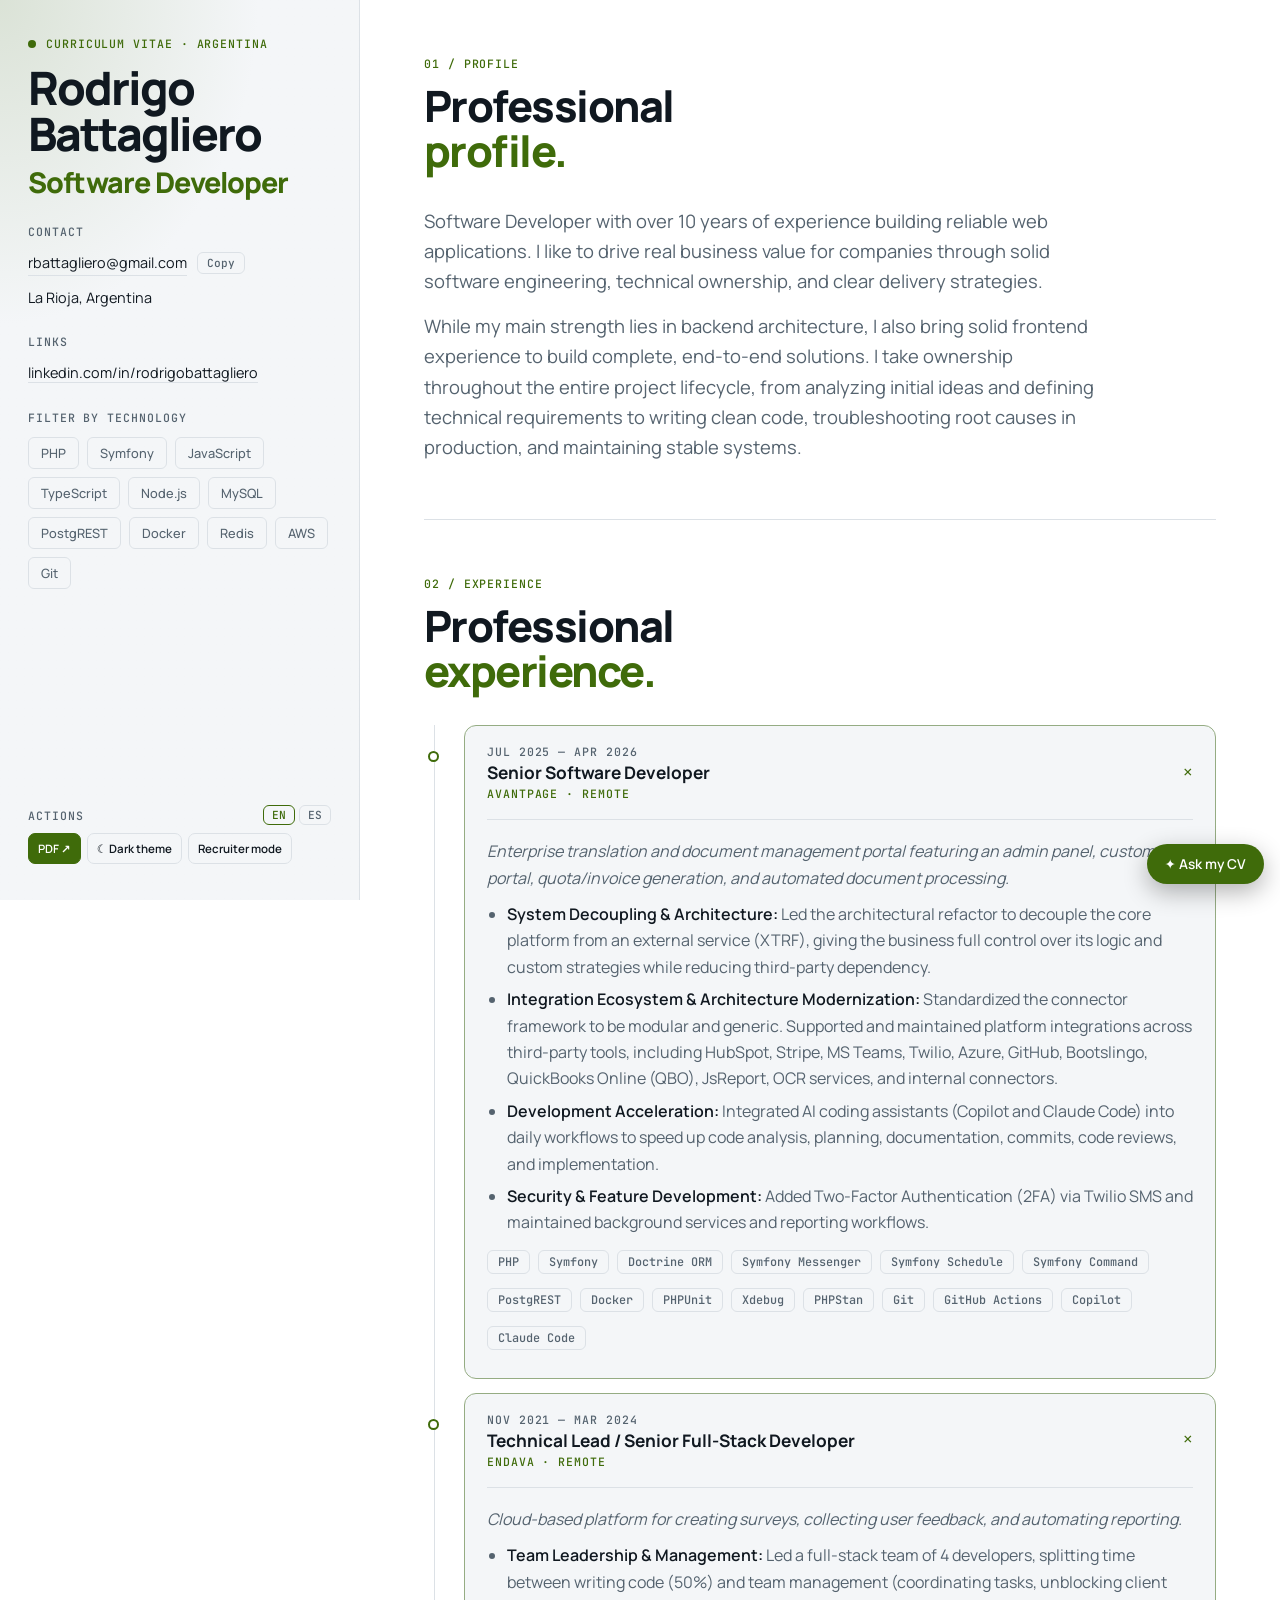
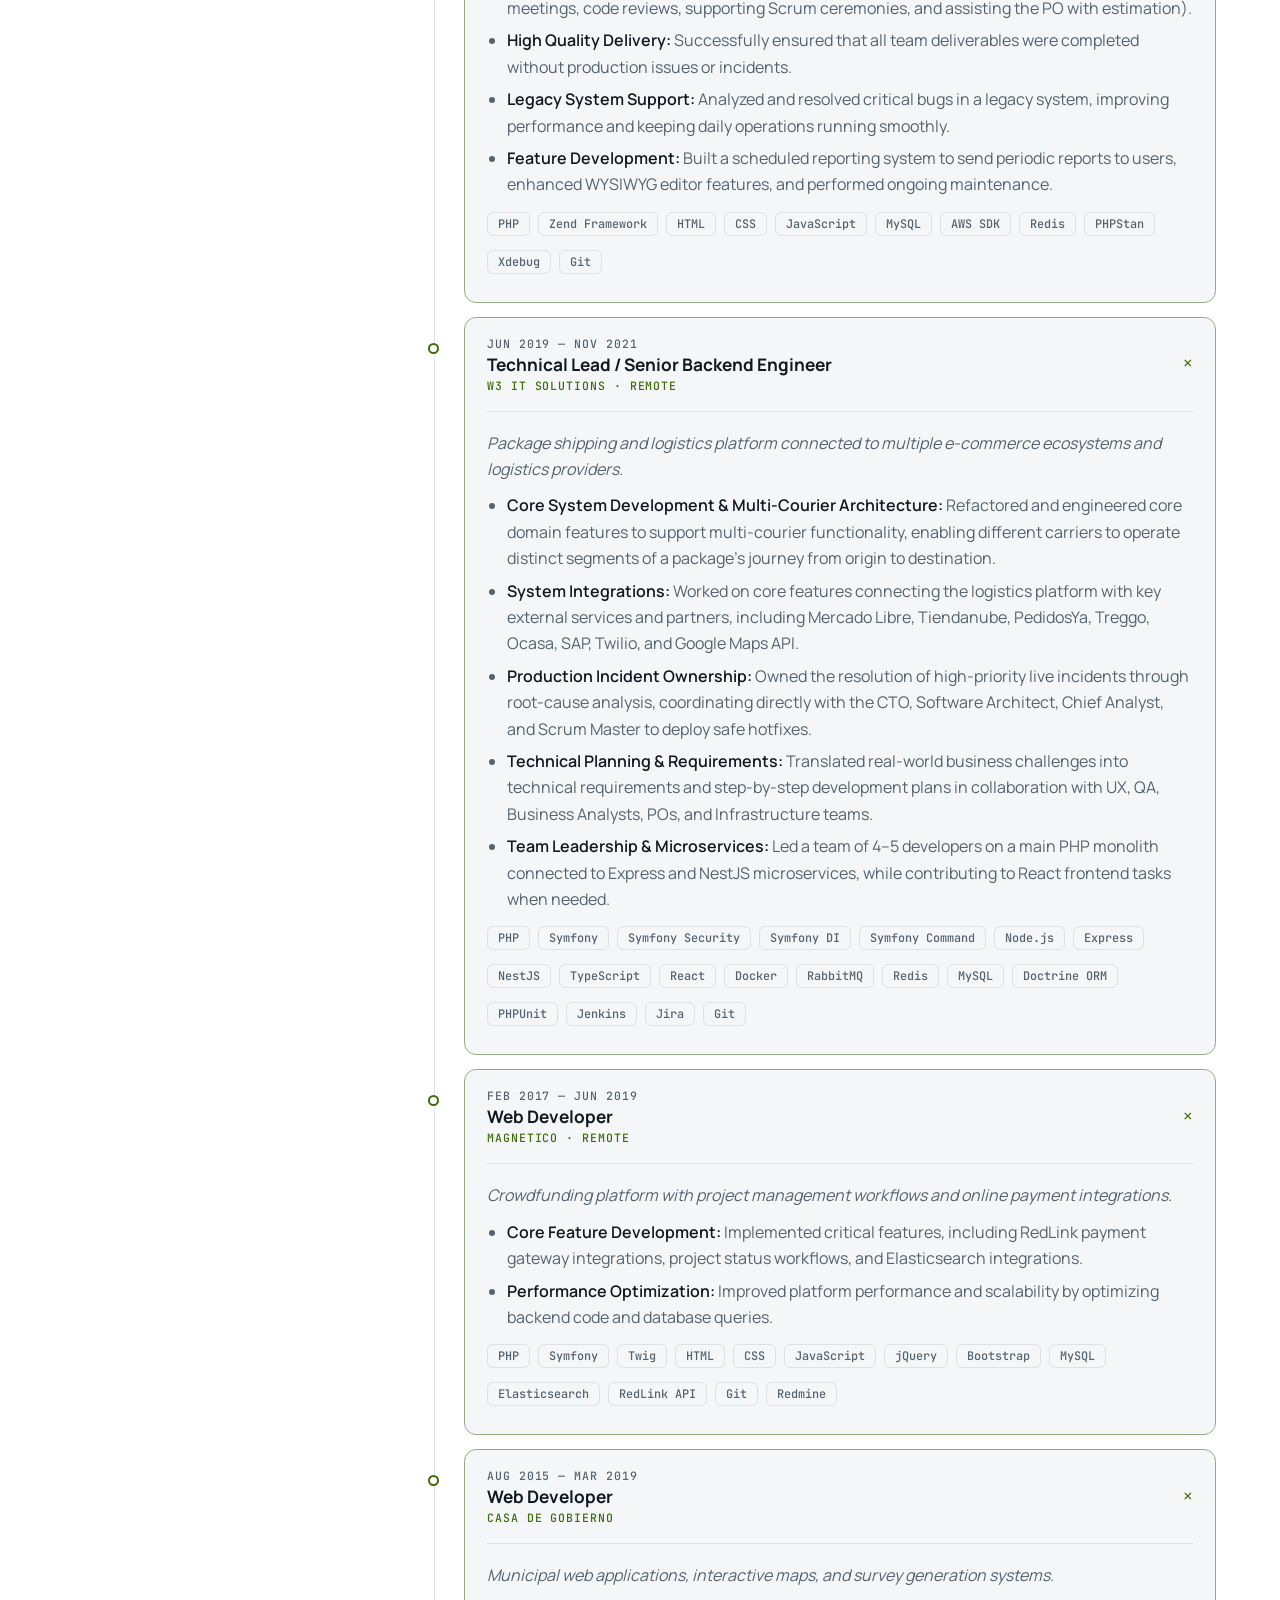
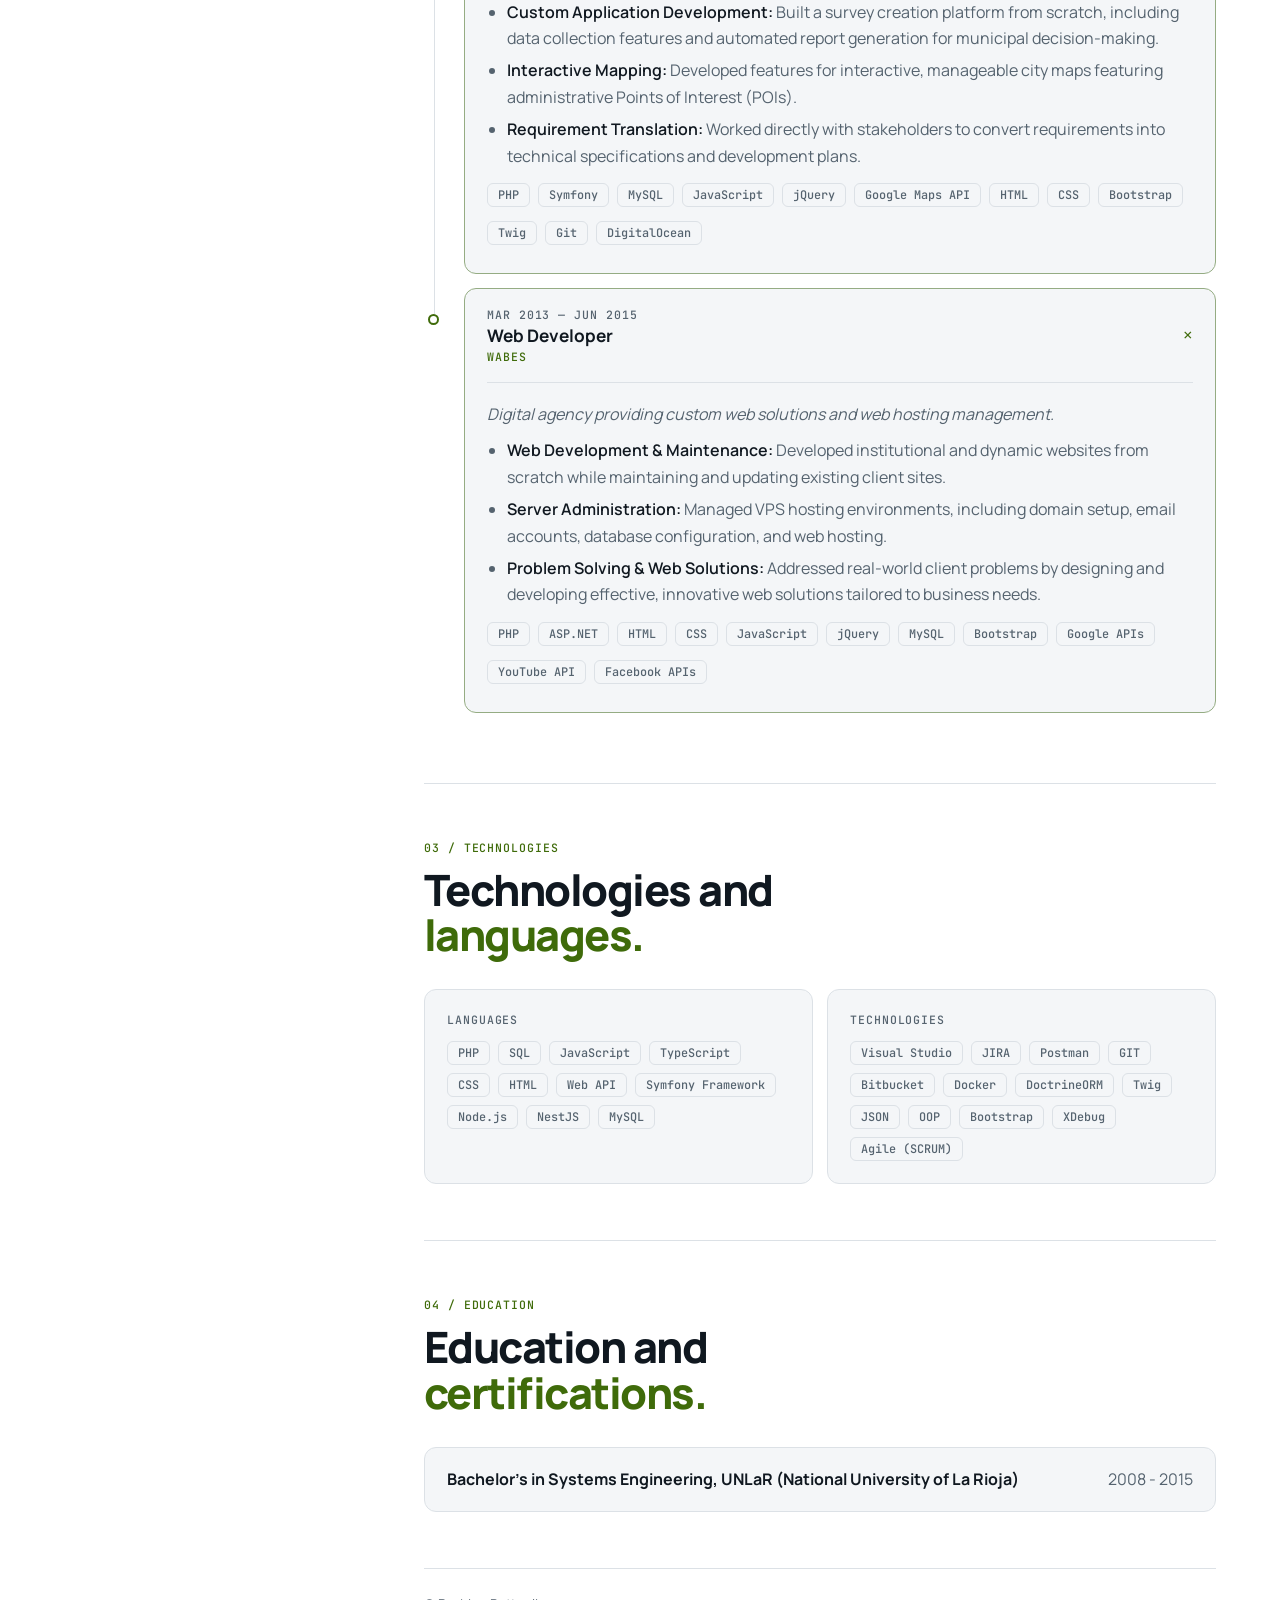
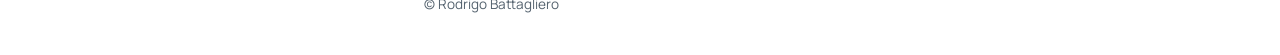
<file: public/index.html>
<!doctype html>
<html lang="en">
  <head>
    <meta charset="utf-8" />
    <meta
      name="viewport"
      content="width=device-width, initial-scale=1, viewport-fit=cover"
    />
    <link rel="preconnect" href="https://fonts.googleapis.com" />
    <link
      href="https://fonts.googleapis.com/css2?family=JetBrains+Mono:wght@400;500&family=Manrope:wght@400;500;600;800&display=swap"
      rel="stylesheet"
    />
    <title>Rodrigo Battagliero · Software Developer</title>
    <meta
      name="description"
      content="Rodrigo Battagliero, software developer from La Rioja, Argentina, with over 10 years of experience in web development. PHP, Symfony, technical leadership and agile methodologies."
    />
    <meta
      name="keywords"
      content="Rodrigo Battagliero, software developer, technical lead, PHP, Symfony, Doctrine, Node.js, TypeScript, React, Docker, backend, web development, Scrum, La Rioja, Argentina, resume, CV"
    />
    <meta name="author" content="Rodrigo Battagliero" />
    <meta
      name="robots"
      content="index, follow, max-snippet:-1, max-image-preview:large, max-video-preview:-1"
    />
    <meta name="theme-color" content="#0E161C" />
    <link rel="canonical" href="https://rodrigo-battagliero.pages.dev/" />
    <link
      rel="alternate"
      hreflang="en"
      href="https://rodrigo-battagliero.pages.dev/"
    />
    <link
      rel="alternate"
      hreflang="es"
      href="https://rodrigo-battagliero.pages.dev/es/"
    />
    <link
      rel="alternate"
      hreflang="x-default"
      href="https://rodrigo-battagliero.pages.dev/"
    />
    <meta property="og:type" content="profile" />
    <meta property="og:url" content="https://rodrigo-battagliero.pages.dev/" />
    <meta
      property="og:title"
      content="Rodrigo Battagliero · Software Developer"
    />
    <meta
      property="og:description"
      content="Rodrigo Battagliero, software developer from La Rioja, Argentina, with over 10 years of experience in web development. PHP, Symfony, technical leadership and agile methodologies."
    />
    <meta property="og:locale" content="en_US" />
    <meta property="og:locale:alternate" content="es_AR" />
    <meta property="og:site_name" content="rodrigo-battagliero.pages.dev" />
    <meta property="og:image" content="https://rodrigo-battagliero.pages.dev/og.png" />
    <meta property="og:image:width" content="1200" />
    <meta property="og:image:height" content="627" />
    <meta property="og:image:type" content="image/png" />
    <meta property="og:image:alt" content="Rodrigo Battagliero · Software Developer" />
    <meta property="profile:first_name" content="Rodrigo" />
    <meta property="profile:last_name" content="Battagliero" />
    <meta name="twitter:card" content="summary_large_image" />
    <meta
      name="twitter:title"
      content="Rodrigo Battagliero · Software Developer"
    />
    <meta
      name="twitter:description"
      content="Rodrigo Battagliero, software developer from La Rioja, Argentina, with over 10 years of experience in web development. PHP, Symfony, technical leadership and agile methodologies."
    />
    <meta
      name="twitter:image"
      content="https://rodrigo-battagliero.pages.dev/og.png"
    />
    <meta
      name="twitter:image:alt"
      content="Rodrigo Battagliero · Software Developer"
    />
    <script type="application/ld+json">
      {
        "@context": "https://schema.org",
        "@type": "ProfilePage",
        "inLanguage": "en",
        "mainEntity": {
          "@type": "Person",
          "name": "Rodrigo Battagliero",
          "givenName": "Rodrigo",
          "familyName": "Battagliero",
          "jobTitle": "Software Developer",
          "description": "Software Developer with over 10 years of experience building reliable web applications. I like to drive real business value for companies through solid software engineering, technical ownership, and clear delivery strategies.",
          "email": "mailto:rbattagliero@gmail.com",
          "address": {
            "@type": "PostalAddress",
            "addressRegion": "La Rioja",
            "addressCountry": "AR"
          },
          "sameAs": ["https://linkedin.com/in/rodrigobattagliero"],
          "alumniOf": {
            "@type": "CollegeOrUniversity",
            "name": "Universidad Nacional de La Rioja (UNLaR)"
          },
          "hasCredential": {
            "@type": "EducationalOccupationalCredential",
            "name": "Bachelor's in Systems Engineering, UNLaR (National University of La Rioja)"
          },
          "knowsAbout": [
            "PHP",
            "Symfony",
            "Doctrine ORM",
            "Symfony Messenger",
            "Symfony Schedule",
            "Symfony Command",
            "PostgREST",
            "Docker",
            "PHPUnit",
            "Xdebug",
            "PHPStan",
            "GitHub Actions",
            "Copilot",
            "Claude Code",
            "Zend Framework",
            "HTML",
            "CSS",
            "JavaScript",
            "MySQL",
            "AWS SDK",
            "Redis",
            "Symfony Security",
            "Symfony DI",
            "Node.js",
            "Express",
            "NestJS",
            "TypeScript",
            "React",
            "RabbitMQ",
            "Jenkins",
            "Jira",
            "Twig",
            "jQuery",
            "Bootstrap",
            "Elasticsearch",
            "RedLink API",
            "Git",
            "Redmine",
            "Google Maps API",
            "DigitalOcean",
            "ASP.NET",
            "Google APIs",
            "YouTube API",
            "Facebook APIs",
            "Technical leadership",
            "Agile (Scrum)"
          ]
        }
      }
    </script>
    <script>
      try {
        var d = document.documentElement,
          t = localStorage.getItem("cv-theme");
        if (t === "light" || t === "dark") d.dataset.theme = t;
        if (localStorage.getItem("cv-view") === "recruiter")
          d.dataset.view = "recruiter";
      } catch (e) {}
    </script>
    <link rel="icon" href="assets/favicon.svg" type="image/svg+xml" />
    <link rel="icon" href="assets/favicon-32.png" sizes="32x32" type="image/png" />
    <link rel="icon" href="assets/favicon-16.png" sizes="16x16" type="image/png" />
    <link rel="apple-touch-icon" href="assets/apple-touch-icon.png" />
    <link rel="manifest" href="site.webmanifest" />
    <link rel="stylesheet" href="assets/styles.css" />
  </head>
  <body>
    <div class="layout">
      <aside class="side">
        <div>
          <p class="eyebrow mono"><i></i>Curriculum vitae · Argentina</p>
          <h1>Rodrigo Battagliero <em>Software Developer</em></h1>
        </div>
        <div>
          <h2 class="mono">Contact</h2>
          <ul class="contact">
            <li>
              <a href="mailto:rbattagliero@gmail.com">rbattagliero@gmail.com</a
              ><button
                class="copy"
                type="button"
                data-copy="rbattagliero@gmail.com"
                aria-label="Copy email address"
              >
                Copy
              </button>
            </li>
            <li>La Rioja, Argentina</li>
          </ul>
        </div>
        <div>
          <h2 class="mono">Links</h2>
          <ul class="links">
            <li>
              <a
                href="https://linkedin.com/in/rodrigobattagliero"
                target="_blank"
                rel="noopener noreferrer"
                >linkedin.com/in/rodrigobattagliero</a
              >
            </li>
            <li class="print-only">
              <a href="https://rodrigo-battagliero.pages.dev/"
                >rodrigo-battagliero.pages.dev</a
              >
            </li>
          </ul>
        </div>
        <div>
          <h2 class="mono">Filter by technology</h2>
          <ul class="chips">
            <li>
              <button type="button" data-tech="PHP" aria-pressed="false">
                PHP
              </button>
            </li>
            <li>
              <button type="button" data-tech="Symfony" aria-pressed="false">
                Symfony
              </button>
            </li>
            <li>
              <button type="button" data-tech="JavaScript" aria-pressed="false">
                JavaScript
              </button>
            </li>
            <li>
              <button type="button" data-tech="TypeScript" aria-pressed="false">
                TypeScript
              </button>
            </li>
            <li>
              <button type="button" data-tech="Node.js" aria-pressed="false">
                Node.js
              </button>
            </li>
            <li>
              <button type="button" data-tech="MySQL" aria-pressed="false">
                MySQL
              </button>
            </li>
            <li>
              <button type="button" data-tech="PostgREST" aria-pressed="false">
                PostgREST
              </button>
            </li>
            <li>
              <button type="button" data-tech="Docker" aria-pressed="false">
                Docker
              </button>
            </li>
            <li>
              <button type="button" data-tech="Redis" aria-pressed="false">
                Redis
              </button>
            </li>
            <li>
              <button type="button" data-tech="AWS" aria-pressed="false">
                AWS
              </button>
            </li>
            <li>
              <button type="button" data-tech="Git" aria-pressed="false">
                Git
              </button>
            </li>
          </ul>
        </div>
        <div class="tools">
          <div class="tools-head">
            <h2 class="mono">Actions</h2>
            <nav class="lang" aria-label="Language">
              <a href="index.html" hreflang="en" lang="en" aria-current="page"
                >EN</a
              ><a href="es/index.html" hreflang="es" lang="es">ES</a>
            </nav>
          </div>
          <button
            class="btn primary"
            type="button"
            aria-label="Print or save as PDF"
            onclick="window.print()"
          >
            PDF ↗
          </button>
          <button class="btn" id="theme" type="button">☀ Light theme</button>
          <button class="btn" id="recruiter" type="button" aria-pressed="false">
            Recruiter mode
          </button>
        </div>
      </aside>
      <main>
        <p class="filterbar" id="filterbar" role="status" hidden></p>
        <section class="sec" id="profile">
          <div class="sh">
            <p class="mono">01 / Profile</p>
            <h2 class="t">Professional <em>profile.</em></h2>
          </div>
          <p class="lead">
            Software Developer with over 10 years of experience building
            reliable web applications. I like to drive real business value for
            companies through solid software engineering, technical ownership,
            and clear delivery strategies.
          </p>
          <p class="lead">
            While my main strength lies in backend architecture, I also bring
            solid frontend experience to build complete, end-to-end solutions. I
            take ownership throughout the entire project lifecycle, from
            analyzing initial ideas and defining technical requirements to
            writing clean code, troubleshooting root causes in production, and
            maintaining stable systems.
          </p>
        </section>
        <section class="sec" id="experience">
          <div class="sh">
            <p class="mono">02 / Experience</p>
            <h2 class="t">Professional <em>experience.</em></h2>
          </div>
          <div class="timeline">
            <article
              class="job f open"
              data-tech="PHP,Symfony,Doctrine ORM,Symfony Messenger,Symfony Schedule,Symfony Command,PostgREST,Docker,PHPUnit,Xdebug,PHPStan,Git,GitHub Actions,Copilot,Claude Code"
            >
              <div class="rail"></div>
              <div class="jcard">
                <div class="head">
                  <span class="d mono">Jul 2025 — Apr 2026</span>
                  <h3 class="tt">
                    <button
                      type="button"
                      class="toggle"
                      aria-expanded="true"
                      aria-controls="job-avantpage"
                    >
                      Senior Software Developer
                    </button>
                  </h3>
                  <span class="s mono"
                    ><span class="co"
                      ><a
                        href="https://www.avantpage.com"
                        target="_blank"
                        rel="noopener noreferrer"
                        >AvantPage</a
                      ></span
                    ><span class="sep"> · </span
                    ><span class="lo">Remote</span></span
                  ><span class="ic" aria-hidden="true">+</span>
                </div>
                <div class="detail" id="job-avantpage">
                  <div>
                    <p class="ov">
                      Enterprise translation and document management portal
                      featuring an admin panel, customer portal, quota/invoice
                      generation, and automated document processing.
                    </p>
                    <ul>
                      <li>
                        <strong>System Decoupling &amp; Architecture:</strong>
                        Led the architectural refactor to decouple the core
                        platform from an external service (XTRF), giving the
                        business full control over its logic and custom
                        strategies while reducing third-party dependency.
                      </li>
                      <li>
                        <strong
                          >Integration Ecosystem &amp; Architecture
                          Modernization:</strong
                        >
                        Standardized the connector framework to be modular and
                        generic. Supported and maintained platform integrations
                        across third-party tools, including HubSpot, Stripe, MS
                        Teams, Twilio, Azure, GitHub, Bootslingo, QuickBooks
                        Online (QBO), JsReport, OCR services, and internal
                        connectors.
                      </li>
                      <li>
                        <strong>Development Acceleration:</strong> Integrated AI
                        coding assistants (Copilot and Claude Code) into daily
                        workflows to speed up code analysis, planning,
                        documentation, commits, code reviews, and
                        implementation.
                      </li>
                      <li>
                        <strong>Security &amp; Feature Development:</strong>
                        Added Two-Factor Authentication (2FA) via Twilio SMS and
                        maintained background services and reporting workflows.
                      </li>
                    </ul>
                    <ul class="tags" data-label="Technologies:">
                      <li>PHP</li>
                      <li>Symfony</li>
                      <li>Doctrine ORM</li>
                      <li>Symfony Messenger</li>
                      <li>Symfony Schedule</li>
                      <li>Symfony Command</li>
                      <li>PostgREST</li>
                      <li>Docker</li>
                      <li>PHPUnit</li>
                      <li>Xdebug</li>
                      <li>PHPStan</li>
                      <li>Git</li>
                      <li>GitHub Actions</li>
                      <li>Copilot</li>
                      <li>Claude Code</li>
                    </ul>
                  </div>
                </div>
              </div>
            </article>
            <article
              class="job f open"
              data-tech="PHP,Zend Framework,HTML,CSS,JavaScript,MySQL,AWS,Redis,PHPStan,Xdebug,Git"
            >
              <div class="rail"></div>
              <div class="jcard">
                <div class="head">
                  <span class="d mono">Nov 2021 — Mar 2024</span>
                  <h3 class="tt">
                    <button
                      type="button"
                      class="toggle"
                      aria-expanded="true"
                      aria-controls="job-endava"
                    >
                      Technical Lead / Senior Full-Stack Developer
                    </button>
                  </h3>
                  <span class="s mono"
                    ><span class="co"
                      ><a
                        href="https://www.endava.com"
                        target="_blank"
                        rel="noopener noreferrer"
                        >Endava</a
                      ></span
                    ><span class="sep"> · </span
                    ><span class="lo">Remote</span></span
                  ><span class="ic" aria-hidden="true">+</span>
                </div>
                <div class="detail" id="job-endava">
                  <div>
                    <p class="ov">
                      Cloud-based platform for creating surveys, collecting user
                      feedback, and automating reporting.
                    </p>
                    <ul>
                      <li>
                        <strong>Team Leadership &amp; Management:</strong> Led a
                        full-stack team of 4 developers, splitting time between
                        writing code (50%) and team management (coordinating
                        tasks, unblocking client meetings, code reviews,
                        supporting Scrum ceremonies, and assisting the PO with
                        estimation).
                      </li>
                      <li>
                        <strong>High Quality Delivery:</strong> Successfully
                        ensured that all team deliverables were completed
                        without production issues or incidents.
                      </li>
                      <li>
                        <strong>Legacy System Support:</strong> Analyzed and
                        resolved critical bugs in a legacy system, improving
                        performance and keeping daily operations running
                        smoothly.
                      </li>
                      <li>
                        <strong>Feature Development:</strong> Built a scheduled
                        reporting system to send periodic reports to users,
                        enhanced WYSIWYG editor features, and performed ongoing
                        maintenance.
                      </li>
                    </ul>
                    <ul class="tags" data-label="Technologies:">
                      <li>PHP</li>
                      <li>Zend Framework</li>
                      <li>HTML</li>
                      <li>CSS</li>
                      <li>JavaScript</li>
                      <li>MySQL</li>
                      <li>AWS SDK</li>
                      <li>Redis</li>
                      <li>PHPStan</li>
                      <li>Xdebug</li>
                      <li>Git</li>
                    </ul>
                  </div>
                </div>
              </div>
            </article>
            <article
              class="job f open"
              data-tech="PHP,Symfony,Symfony Security,Symfony DI,Symfony Command,Node.js,Express,NestJS,TypeScript,React,Docker,RabbitMQ,Redis,MySQL,Doctrine ORM,PHPUnit,Jenkins,Jira,Git"
            >
              <div class="rail"></div>
              <div class="jcard">
                <div class="head">
                  <span class="d mono">Jun 2019 — Nov 2021</span>
                  <h3 class="tt">
                    <button
                      type="button"
                      class="toggle"
                      aria-expanded="true"
                      aria-controls="job-w3"
                    >
                      Technical Lead / Senior Backend Engineer
                    </button>
                  </h3>
                  <span class="s mono"
                    ><span class="co"
                      ><a
                        href="https://www.w3itsolutions.net"
                        target="_blank"
                        rel="noopener noreferrer"
                        >W3 IT Solutions</a
                      ></span
                    ><span class="sep"> · </span
                    ><span class="lo">Remote</span></span
                  ><span class="ic" aria-hidden="true">+</span>
                </div>
                <div class="detail" id="job-w3">
                  <div>
                    <p class="ov">
                      Package shipping and logistics platform connected to
                      multiple e-commerce ecosystems and logistics providers.
                    </p>
                    <ul>
                      <li>
                        <strong
                          >Core System Development &amp; Multi-Courier
                          Architecture:</strong
                        >
                        Refactored and engineered core domain features to
                        support multi-courier functionality, enabling different
                        carriers to operate distinct segments of a package's
                        journey from origin to destination.
                      </li>
                      <li>
                        <strong>System Integrations:</strong> Worked on core
                        features connecting the logistics platform with key
                        external services and partners, including Mercado Libre,
                        Tiendanube, PedidosYa, Treggo, Ocasa, SAP, Twilio, and
                        Google Maps API.
                      </li>
                      <li>
                        <strong>Production Incident Ownership:</strong> Owned
                        the resolution of high-priority live incidents through
                        root-cause analysis, coordinating directly with the CTO,
                        Software Architect, Chief Analyst, and Scrum Master to
                        deploy safe hotfixes.
                      </li>
                      <li>
                        <strong>Technical Planning &amp; Requirements:</strong>
                        Translated real-world business challenges into technical
                        requirements and step-by-step development plans in
                        collaboration with UX, QA, Business Analysts, POs, and
                        Infrastructure teams.
                      </li>
                      <li>
                        <strong>Team Leadership &amp; Microservices:</strong>
                        Led a team of 4–5 developers on a main PHP monolith
                        connected to Express and NestJS microservices, while
                        contributing to React frontend tasks when needed.
                      </li>
                    </ul>
                    <ul class="tags" data-label="Technologies:">
                      <li>PHP</li>
                      <li>Symfony</li>
                      <li>Symfony Security</li>
                      <li>Symfony DI</li>
                      <li>Symfony Command</li>
                      <li>Node.js</li>
                      <li>Express</li>
                      <li>NestJS</li>
                      <li>TypeScript</li>
                      <li>React</li>
                      <li>Docker</li>
                      <li>RabbitMQ</li>
                      <li>Redis</li>
                      <li>MySQL</li>
                      <li>Doctrine ORM</li>
                      <li>PHPUnit</li>
                      <li>Jenkins</li>
                      <li>Jira</li>
                      <li>Git</li>
                    </ul>
                  </div>
                </div>
              </div>
            </article>
            <article
              class="job f open"
              data-tech="PHP,Symfony,Twig,HTML,CSS,JavaScript,jQuery,Bootstrap,MySQL,Elasticsearch,RedLink API,Git,Redmine"
            >
              <div class="rail"></div>
              <div class="jcard">
                <div class="head">
                  <span class="d mono">Feb 2017 — Jun 2019</span>
                  <h3 class="tt">
                    <button
                      type="button"
                      class="toggle"
                      aria-expanded="true"
                      aria-controls="job-magnetico"
                    >
                      Web Developer
                    </button>
                  </h3>
                  <span class="s mono"
                    ><span class="co"
                      ><a
                        href="https://www.magnetico.dev"
                        target="_blank"
                        rel="noopener noreferrer"
                        >Magnetico</a
                      ></span
                    ><span class="sep"> · </span
                    ><span class="lo">Remote</span></span
                  ><span class="ic" aria-hidden="true">+</span>
                </div>
                <div class="detail" id="job-magnetico">
                  <div>
                    <p class="ov">
                      Crowdfunding platform with project management workflows
                      and online payment integrations.
                    </p>
                    <ul>
                      <li>
                        <strong>Core Feature Development:</strong> Implemented
                        critical features, including RedLink payment gateway
                        integrations, project status workflows, and
                        Elasticsearch integrations.
                      </li>
                      <li>
                        <strong>Performance Optimization:</strong> Improved
                        platform performance and scalability by optimizing
                        backend code and database queries.
                      </li>
                    </ul>
                    <ul class="tags" data-label="Technologies:">
                      <li>PHP</li>
                      <li>Symfony</li>
                      <li>Twig</li>
                      <li>HTML</li>
                      <li>CSS</li>
                      <li>JavaScript</li>
                      <li>jQuery</li>
                      <li>Bootstrap</li>
                      <li>MySQL</li>
                      <li>Elasticsearch</li>
                      <li>RedLink API</li>
                      <li>Git</li>
                      <li>Redmine</li>
                    </ul>
                  </div>
                </div>
              </div>
            </article>
            <article
              class="job f open"
              data-tech="PHP,Symfony,MySQL,JavaScript,jQuery,Google Maps API,HTML,CSS,Bootstrap,Twig,Git,DigitalOcean"
            >
              <div class="rail"></div>
              <div class="jcard">
                <div class="head">
                  <span class="d mono">Aug 2015 — Mar 2019</span>
                  <h3 class="tt">
                    <button
                      type="button"
                      class="toggle"
                      aria-expanded="true"
                      aria-controls="job-casa-de-gobierno"
                    >
                      Web Developer
                    </button>
                  </h3>
                  <span class="s mono"
                    ><span class="co">Casa de Gobierno</span></span
                  ><span class="ic" aria-hidden="true">+</span>
                </div>
                <div class="detail" id="job-casa-de-gobierno">
                  <div>
                    <p class="ov">
                      Municipal web applications, interactive maps, and survey
                      generation systems.
                    </p>
                    <ul>
                      <li>
                        <strong>Custom Application Development:</strong> Built a
                        survey creation platform from scratch, including data
                        collection features and automated report generation for
                        municipal decision-making.
                      </li>
                      <li>
                        <strong>Interactive Mapping:</strong> Developed features
                        for interactive, manageable city maps featuring
                        administrative Points of Interest (POIs).
                      </li>
                      <li>
                        <strong>Requirement Translation:</strong> Worked
                        directly with stakeholders to convert requirements into
                        technical specifications and development plans.
                      </li>
                    </ul>
                    <ul class="tags" data-label="Technologies:">
                      <li>PHP</li>
                      <li>Symfony</li>
                      <li>MySQL</li>
                      <li>JavaScript</li>
                      <li>jQuery</li>
                      <li>Google Maps API</li>
                      <li>HTML</li>
                      <li>CSS</li>
                      <li>Bootstrap</li>
                      <li>Twig</li>
                      <li>Git</li>
                      <li>DigitalOcean</li>
                    </ul>
                  </div>
                </div>
              </div>
            </article>
            <article
              class="job f open"
              data-tech="PHP,ASP.NET,HTML,CSS,JavaScript,jQuery,MySQL,Bootstrap,Google APIs,YouTube API,Facebook APIs"
            >
              <div class="rail"></div>
              <div class="jcard">
                <div class="head">
                  <span class="d mono">Mar 2013 — Jun 2015</span>
                  <h3 class="tt">
                    <button
                      type="button"
                      class="toggle"
                      aria-expanded="true"
                      aria-controls="job-wabes"
                    >
                      Web Developer
                    </button>
                  </h3>
                  <span class="s mono"><span class="co">Wabes</span></span
                  ><span class="ic" aria-hidden="true">+</span>
                </div>
                <div class="detail" id="job-wabes">
                  <div>
                    <p class="ov">
                      Digital agency providing custom web solutions and web
                      hosting management.
                    </p>
                    <ul>
                      <li>
                        <strong>Web Development &amp; Maintenance:</strong>
                        Developed institutional and dynamic websites from
                        scratch while maintaining and updating existing client
                        sites.
                      </li>
                      <li>
                        <strong>Server Administration:</strong> Managed VPS
                        hosting environments, including domain setup, email
                        accounts, database configuration, and web hosting.
                      </li>
                      <li>
                        <strong>Problem Solving &amp; Web Solutions:</strong>
                        Addressed real-world client problems by designing and
                        developing effective, innovative web solutions tailored
                        to business needs.
                      </li>
                    </ul>
                    <ul class="tags" data-label="Technologies:">
                      <li>PHP</li>
                      <li>ASP.NET</li>
                      <li>HTML</li>
                      <li>CSS</li>
                      <li>JavaScript</li>
                      <li>jQuery</li>
                      <li>MySQL</li>
                      <li>Bootstrap</li>
                      <li>Google APIs</li>
                      <li>YouTube API</li>
                      <li>Facebook APIs</li>
                    </ul>
                  </div>
                </div>
              </div>
            </article>
          </div>
        </section>
        <section class="sec" id="technologies">
          <div class="sh">
            <p class="mono">03 / Technologies</p>
            <h2 class="t">Technologies and <em>languages.</em></h2>
          </div>
          <div class="grid3 grid3--auto">
            <div class="card">
              <p class="mono">Languages</p>
              <ul class="tags">
                <li>PHP</li>
                <li>SQL</li>
                <li>JavaScript</li>
                <li>TypeScript</li>
                <li>CSS</li>
                <li>HTML</li>
                <li>Web API</li>
                <li>Symfony Framework</li>
                <li>Node.js</li>
                <li>NestJS</li>
                <li>MySQL</li>
              </ul>
            </div>
            <div class="card">
              <p class="mono">Technologies</p>
              <ul class="tags">
                <li>Visual Studio</li>
                <li>JIRA</li>
                <li>Postman</li>
                <li>GIT</li>
                <li>Bitbucket</li>
                <li>Docker</li>
                <li>DoctrineORM</li>
                <li>Twig</li>
                <li>JSON</li>
                <li>OOP</li>
                <li>Bootstrap</li>
                <li>XDebug</li>
                <li>Agile (SCRUM)</li>
              </ul>
            </div>
          </div>
        </section>
        <section class="sec" id="education">
          <div class="sh">
            <p class="mono">04 / Education</p>
            <h2 class="t">Education and <em>certifications.</em></h2>
          </div>
          <div class="edu">
            <div class="card">
              <strong
                >Bachelor's in Systems Engineering, UNLaR (National University
                of La Rioja)</strong
              ><span>2008 - 2015</span>
            </div>
          </div>
        </section>
        <footer>© Rodrigo Battagliero</footer>
      </main>
    </div>
    <button
      id="chat-fab"
      class="chat-fab"
      type="button"
      aria-expanded="false"
      aria-controls="chat-panel"
    >
      ✦ Ask my CV
    </button>
    <section id="chat-panel" class="chat-panel" hidden aria-label="CV chat">
      <header>
        <span>CV assistant</span
        ><button id="chat-close" type="button" aria-label="Close chat">
          ×
        </button>
      </header>
      <div id="chat-log" role="log" aria-live="polite"></div>
      <form id="chat-form">
        <input
          id="chat-input"
          maxlength="500"
          autocomplete="off"
          placeholder="Type your question…"
          aria-label="Your question"
        /><button type="submit">Send</button>
      </form>
    </section>
    <script>
      window.I18N = {
        lang: "en",
        aliases: { "AWS SDK": "AWS" },
        themeToLight: "☀ Light theme",
        themeToDark: "☾ Dark theme",
        recruiterOn: "Recruiter mode",
        recruiterOff: "✎ Design mode",
        copied: "Copied!",
        filtering: "Showing experience with {tech}",
        clearFilter: "Clear filter",
        chatGreeting:
          "Hi, I'm the assistant on Rodrigo's CV. Ask me about his experience, technologies or education.",
        chatError:
          "I couldn't answer right now. Please try again later or email rbattagliero@gmail.com.",
      };
    </script>
    <script defer src="assets/app.js"></script>
  </body>
</html>
</file>
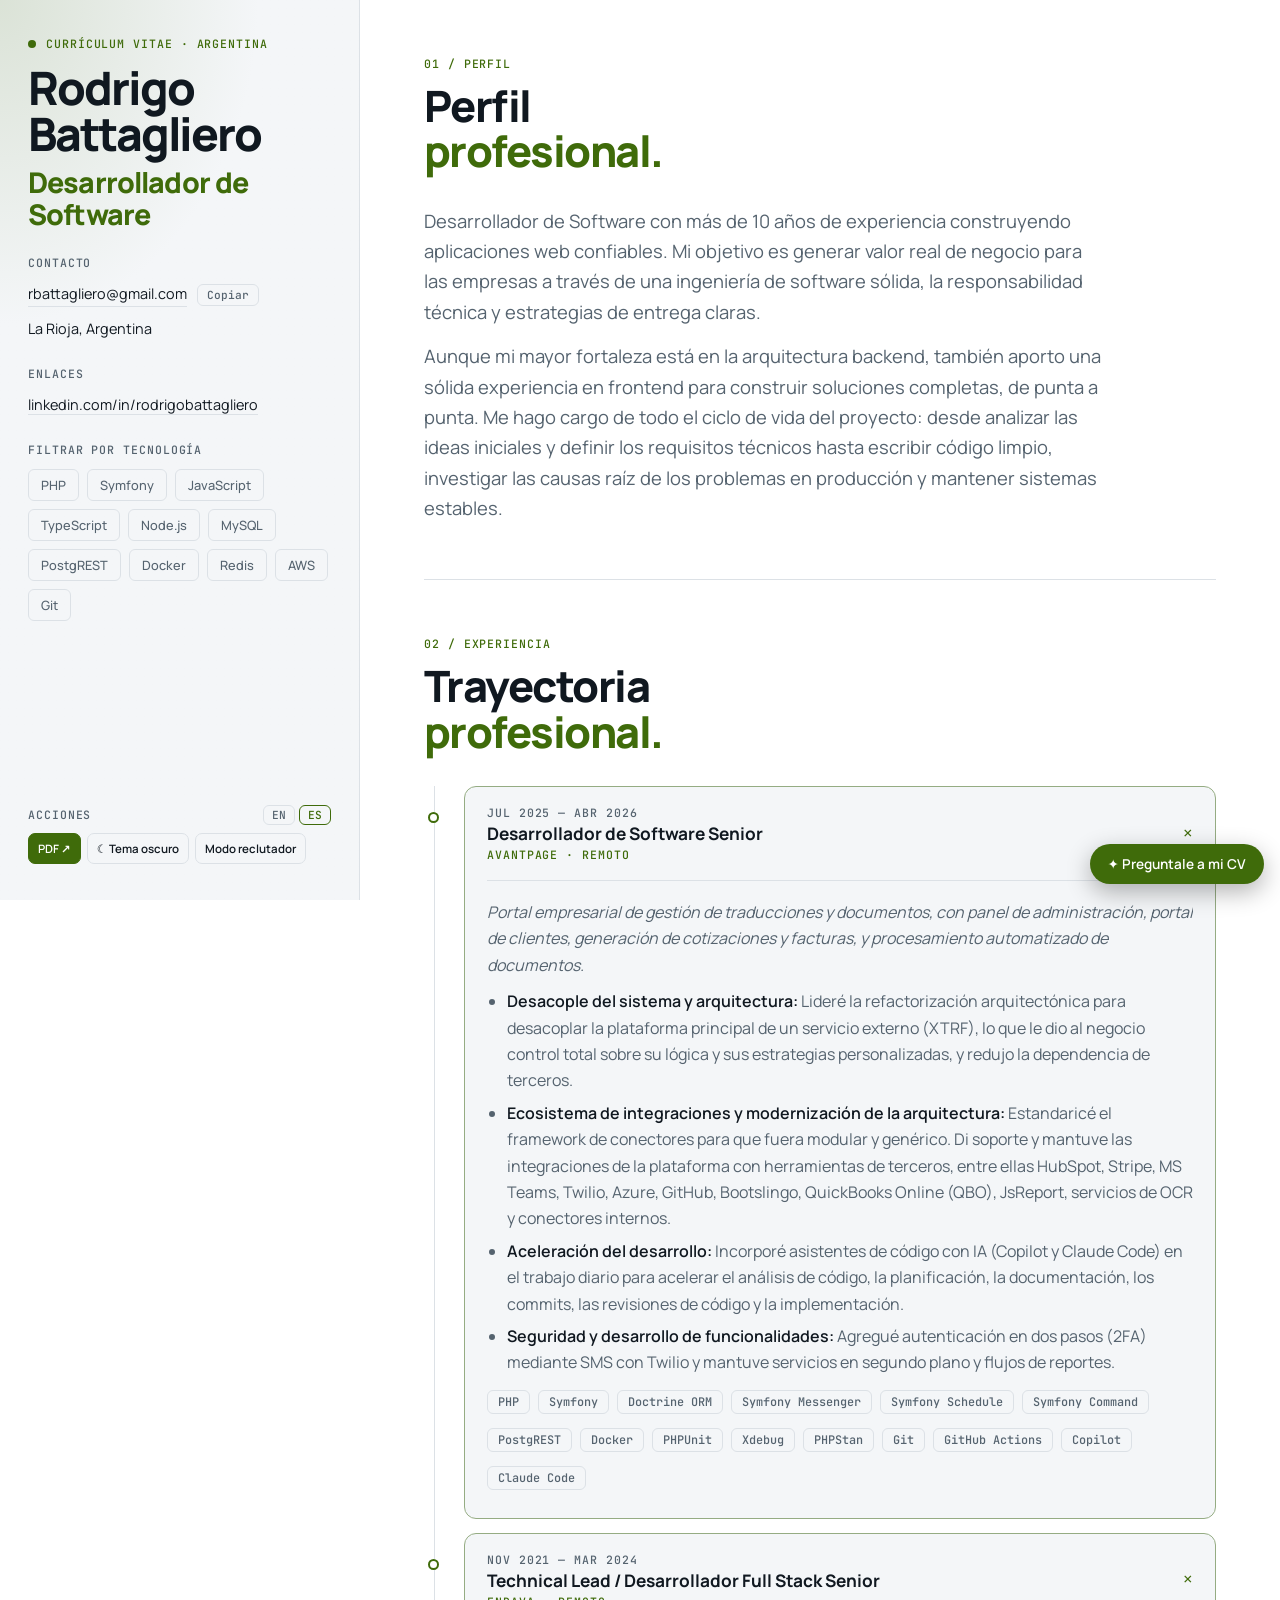
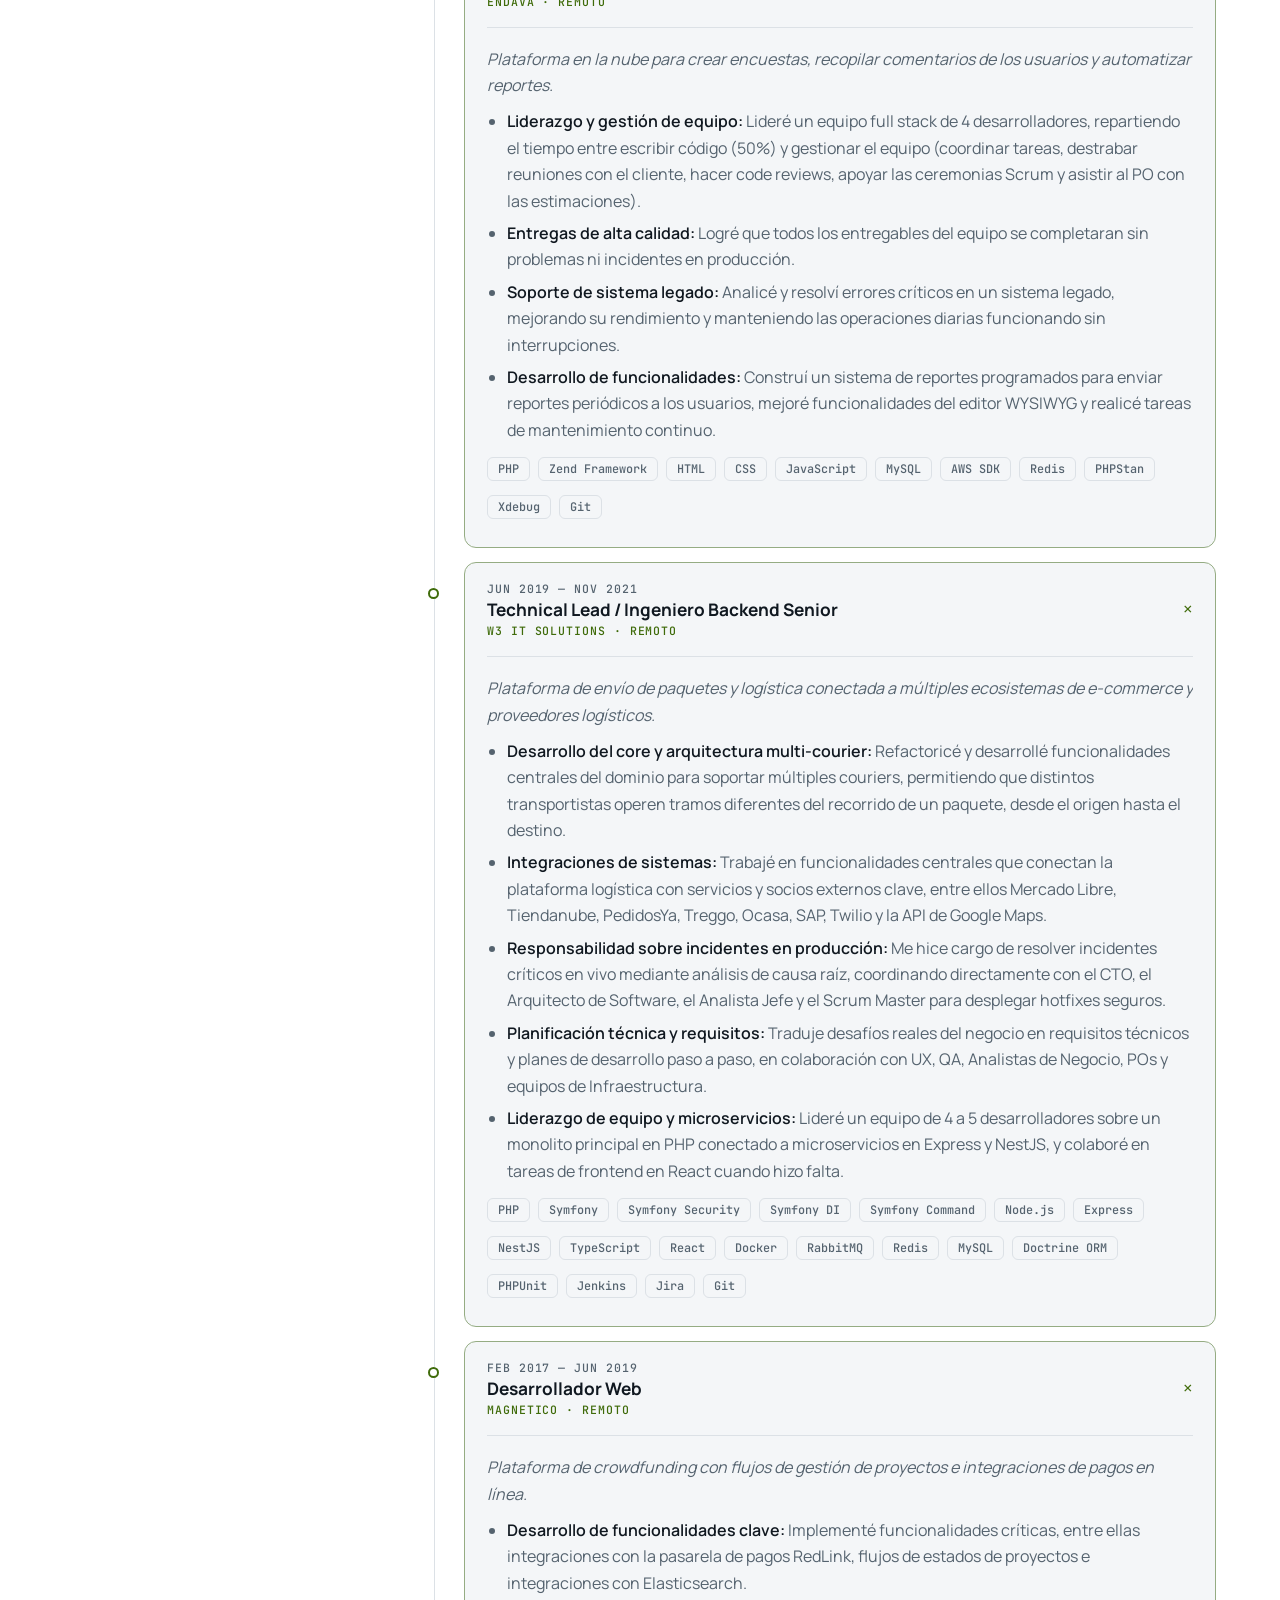
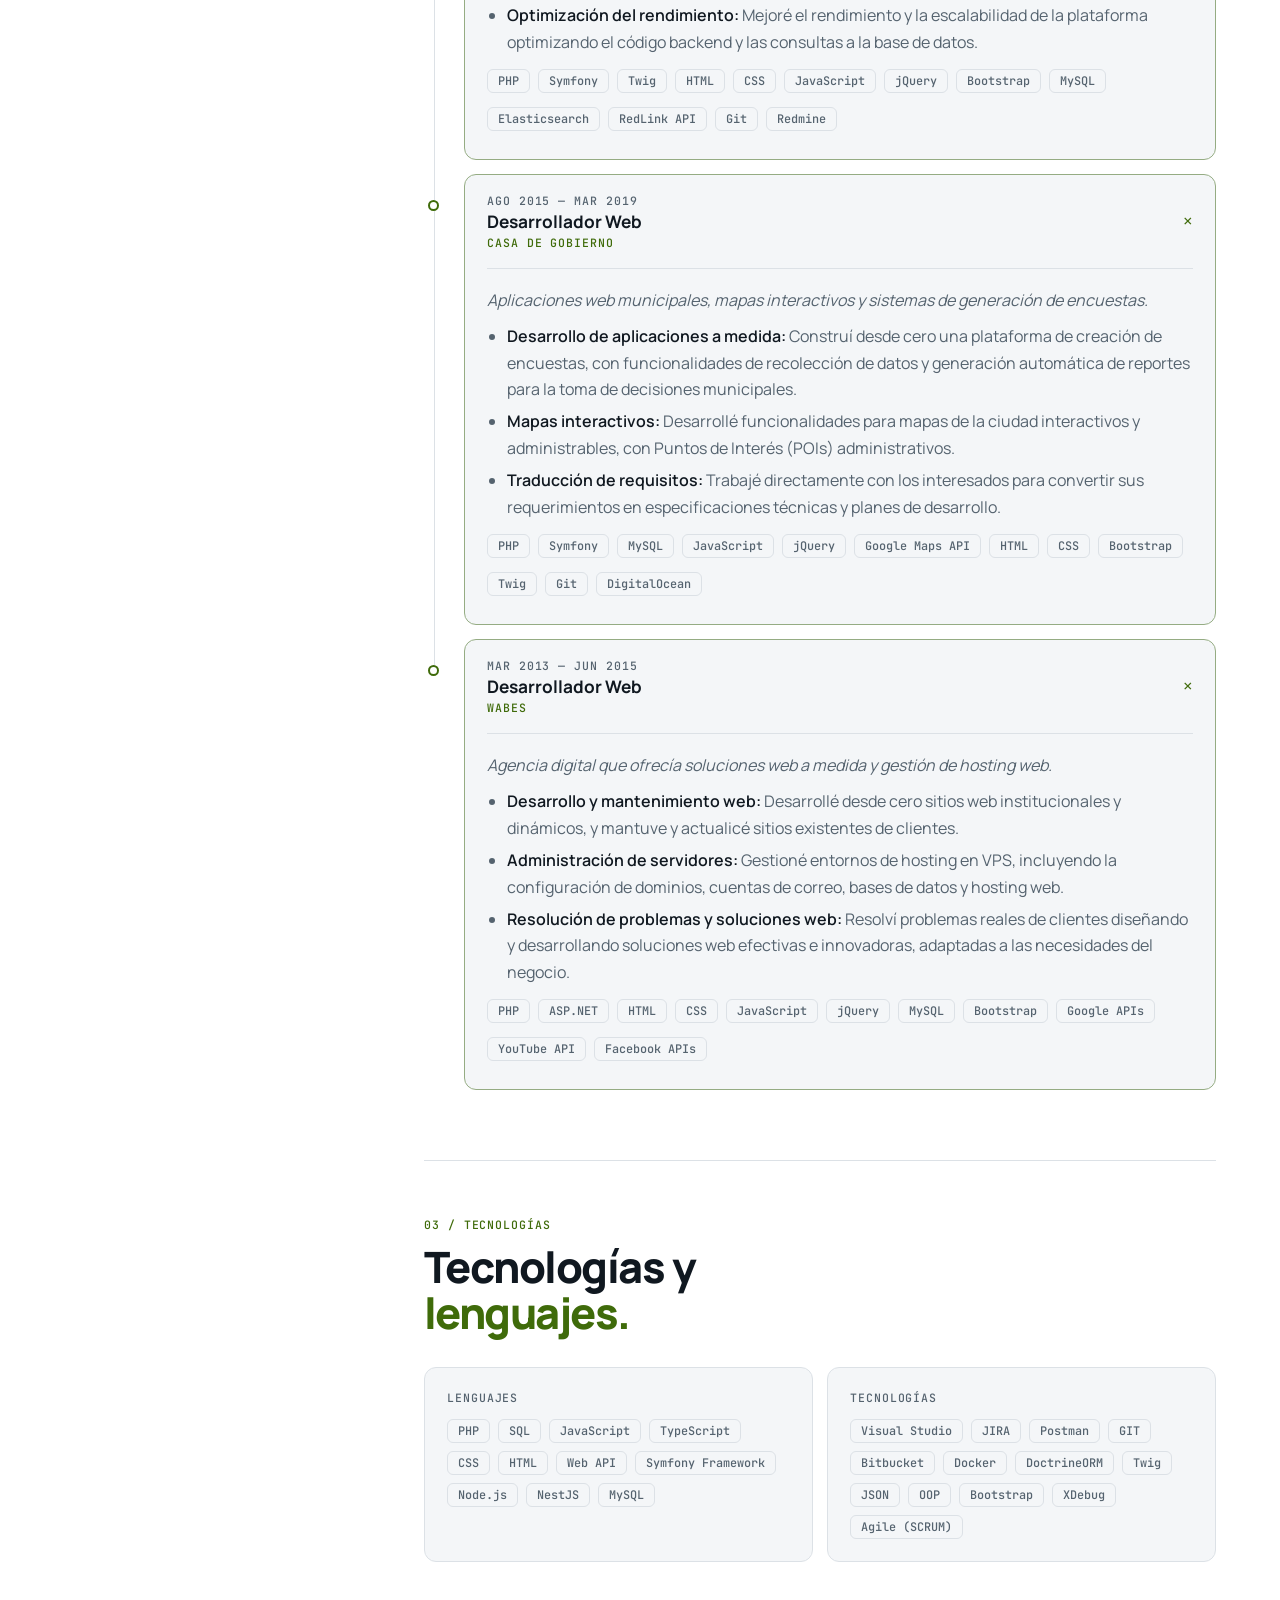
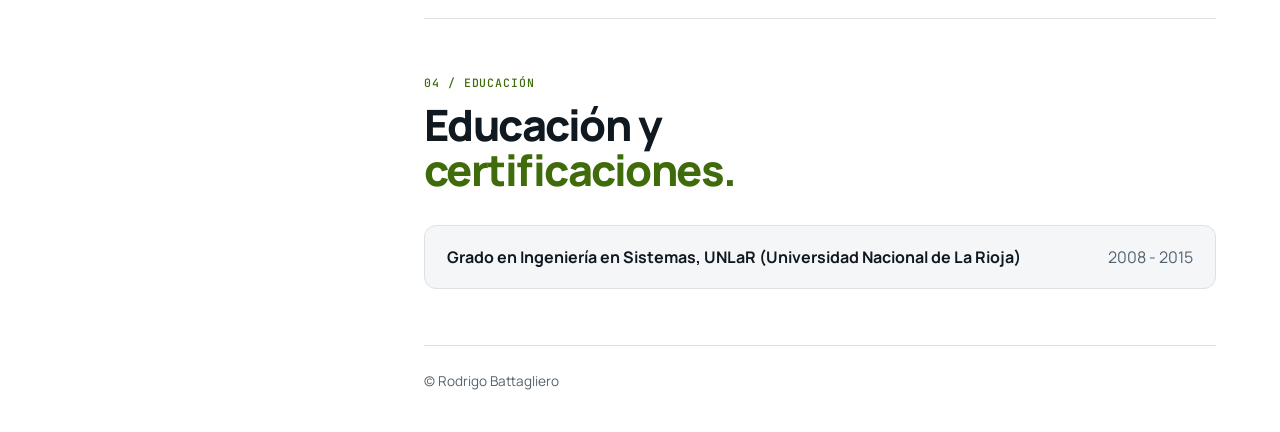
<file: public/es/index.html>
<!doctype html>
<html lang="es">
  <head>
    <meta charset="utf-8" />
    <meta
      name="viewport"
      content="width=device-width, initial-scale=1, viewport-fit=cover"
    />
    <link rel="preconnect" href="https://fonts.googleapis.com" />
    <link
      href="https://fonts.googleapis.com/css2?family=JetBrains+Mono:wght@400;500&family=Manrope:wght@400;500;600;800&display=swap"
      rel="stylesheet"
    />
    <title>Rodrigo Battagliero · Desarrollador de Software</title>
    <meta
      name="description"
      content="Rodrigo Battagliero, desarrollador de software de La Rioja, Argentina, con más de 10 años de experiencia en desarrollo web. PHP, Symfony, liderazgo técnico y metodologías ágiles."
    />
    <meta
      name="keywords"
      content="Rodrigo Battagliero, desarrollador de software, technical lead, PHP, Symfony, Doctrine, Node.js, TypeScript, React, Docker, backend, desarrollo web, Scrum, La Rioja, Argentina, currículum, CV"
    />
    <meta name="author" content="Rodrigo Battagliero" />
    <meta
      name="robots"
      content="index, follow, max-snippet:-1, max-image-preview:large, max-video-preview:-1"
    />
    <meta name="theme-color" content="#0E161C" />
    <link rel="canonical" href="https://rodrigo-battagliero.pages.dev/es/" />
    <link
      rel="alternate"
      hreflang="en"
      href="https://rodrigo-battagliero.pages.dev/"
    />
    <link
      rel="alternate"
      hreflang="es"
      href="https://rodrigo-battagliero.pages.dev/es/"
    />
    <link
      rel="alternate"
      hreflang="x-default"
      href="https://rodrigo-battagliero.pages.dev/"
    />
    <meta property="og:type" content="profile" />
    <meta
      property="og:url"
      content="https://rodrigo-battagliero.pages.dev/es/"
    />
    <meta
      property="og:title"
      content="Rodrigo Battagliero · Desarrollador de Software"
    />
    <meta
      property="og:description"
      content="Rodrigo Battagliero, desarrollador de software de La Rioja, Argentina, con más de 10 años de experiencia en desarrollo web. PHP, Symfony, liderazgo técnico y metodologías ágiles."
    />
    <meta property="og:locale" content="es_AR" />
    <meta property="og:locale:alternate" content="en_US" />
    <meta property="og:site_name" content="rodrigo-battagliero.pages.dev/es" />
    <meta property="og:image" content="https://rodrigo-battagliero.pages.dev/es/og.png" />
    <meta property="og:image:width" content="1200" />
    <meta property="og:image:height" content="627" />
    <meta property="og:image:type" content="image/png" />
    <meta property="og:image:alt" content="Rodrigo Battagliero · Desarrollador de Software" />
    <meta property="profile:first_name" content="Rodrigo" />
    <meta property="profile:last_name" content="Battagliero" />
    <meta name="twitter:card" content="summary_large_image" />
    <meta
      name="twitter:title"
      content="Rodrigo Battagliero · Desarrollador de Software"
    />
    <meta
      name="twitter:description"
      content="Rodrigo Battagliero, desarrollador de software de La Rioja, Argentina, con más de 10 años de experiencia en desarrollo web. PHP, Symfony, liderazgo técnico y metodologías ágiles."
    />
    <meta
      name="twitter:image"
      content="https://rodrigo-battagliero.pages.dev/es/og.png"
    />
    <meta
      name="twitter:image:alt"
      content="Rodrigo Battagliero · Desarrollador de Software"
    />
    <script type="application/ld+json">
      {
        "@context": "https://schema.org",
        "@type": "ProfilePage",
        "inLanguage": "es",
        "mainEntity": {
          "@type": "Person",
          "name": "Rodrigo Battagliero",
          "givenName": "Rodrigo",
          "familyName": "Battagliero",
          "jobTitle": "Desarrollador de Software",
          "description": "Desarrollador de Software con más de 10 años de experiencia construyendo aplicaciones web confiables. Mi objetivo es generar valor real de negocio para las empresas a través de una ingeniería de software sólida, la responsabilidad técnica y estrategias de entrega claras.",
          "email": "mailto:rbattagliero@gmail.com",
          "address": {
            "@type": "PostalAddress",
            "addressRegion": "La Rioja",
            "addressCountry": "AR"
          },
          "sameAs": ["https://linkedin.com/in/rodrigobattagliero"],
          "alumniOf": {
            "@type": "CollegeOrUniversity",
            "name": "Universidad Nacional de La Rioja (UNLaR)"
          },
          "hasCredential": {
            "@type": "EducationalOccupationalCredential",
            "name": "Grado en Ingeniería en Sistemas, UNLaR (Universidad Nacional de La Rioja)"
          },
          "knowsAbout": [
            "PHP",
            "Symfony",
            "Doctrine ORM",
            "Symfony Messenger",
            "Symfony Schedule",
            "Symfony Command",
            "PostgREST",
            "Docker",
            "PHPUnit",
            "Xdebug",
            "PHPStan",
            "GitHub Actions",
            "Copilot",
            "Claude Code",
            "Zend Framework",
            "HTML",
            "CSS",
            "JavaScript",
            "MySQL",
            "AWS SDK",
            "Redis",
            "Symfony Security",
            "Symfony DI",
            "Node.js",
            "Express",
            "NestJS",
            "TypeScript",
            "React",
            "RabbitMQ",
            "Jenkins",
            "Jira",
            "Twig",
            "jQuery",
            "Bootstrap",
            "Elasticsearch",
            "RedLink API",
            "Git",
            "Redmine",
            "Google Maps API",
            "DigitalOcean",
            "ASP.NET",
            "Google APIs",
            "YouTube API",
            "Facebook APIs",
            "Technical leadership",
            "Agile (Scrum)"
          ]
        }
      }
    </script>
    <script>
      try {
        var d = document.documentElement,
          t = localStorage.getItem("cv-theme");
        if (t === "light" || t === "dark") d.dataset.theme = t;
        if (localStorage.getItem("cv-view") === "recruiter")
          d.dataset.view = "recruiter";
      } catch (e) {}
    </script>
    <link rel="icon" href="../assets/favicon.svg" type="image/svg+xml" />
    <link rel="icon" href="../assets/favicon-32.png" sizes="32x32" type="image/png" />
    <link rel="icon" href="../assets/favicon-16.png" sizes="16x16" type="image/png" />
    <link rel="apple-touch-icon" href="../assets/apple-touch-icon.png" />
    <link rel="manifest" href="../site.webmanifest" />
    <link rel="stylesheet" href="../assets/styles.css" />
  </head>
  <body>
    <div class="layout">
      <aside class="side">
        <div>
          <p class="eyebrow mono"><i></i>Currículum vitae · Argentina</p>
          <h1>Rodrigo Battagliero <em>Desarrollador de Software</em></h1>
        </div>
        <div>
          <h2 class="mono">Contacto</h2>
          <ul class="contact">
            <li>
              <a href="mailto:rbattagliero@gmail.com">rbattagliero@gmail.com</a
              ><button
                class="copy"
                type="button"
                data-copy="rbattagliero@gmail.com"
                aria-label="Copiar dirección de correo"
              >
                Copiar
              </button>
            </li>
            <li>La Rioja, Argentina</li>
          </ul>
        </div>
        <div>
          <h2 class="mono">Enlaces</h2>
          <ul class="links">
            <li>
              <a
                href="https://linkedin.com/in/rodrigobattagliero"
                target="_blank"
                rel="noopener noreferrer"
                >linkedin.com/in/rodrigobattagliero</a
              >
            </li>
            <li class="print-only">
              <a href="https://rodrigo-battagliero.pages.dev/es/"
                >rodrigo-battagliero.pages.dev/es/</a
              >
            </li>
          </ul>
        </div>
        <div>
          <h2 class="mono">Filtrar por tecnología</h2>
          <ul class="chips">
            <li>
              <button type="button" data-tech="PHP" aria-pressed="false">
                PHP
              </button>
            </li>
            <li>
              <button type="button" data-tech="Symfony" aria-pressed="false">
                Symfony
              </button>
            </li>
            <li>
              <button type="button" data-tech="JavaScript" aria-pressed="false">
                JavaScript
              </button>
            </li>
            <li>
              <button type="button" data-tech="TypeScript" aria-pressed="false">
                TypeScript
              </button>
            </li>
            <li>
              <button type="button" data-tech="Node.js" aria-pressed="false">
                Node.js
              </button>
            </li>
            <li>
              <button type="button" data-tech="MySQL" aria-pressed="false">
                MySQL
              </button>
            </li>
            <li>
              <button type="button" data-tech="PostgREST" aria-pressed="false">
                PostgREST
              </button>
            </li>
            <li>
              <button type="button" data-tech="Docker" aria-pressed="false">
                Docker
              </button>
            </li>
            <li>
              <button type="button" data-tech="Redis" aria-pressed="false">
                Redis
              </button>
            </li>
            <li>
              <button type="button" data-tech="AWS" aria-pressed="false">
                AWS
              </button>
            </li>
            <li>
              <button type="button" data-tech="Git" aria-pressed="false">
                Git
              </button>
            </li>
          </ul>
        </div>
        <div class="tools">
          <div class="tools-head">
            <h2 class="mono">Acciones</h2>
            <nav class="lang" aria-label="Idioma">
              <a href="../index.html" hreflang="en" lang="en">EN</a
              ><a href="index.html" hreflang="es" lang="es" aria-current="page"
                >ES</a
              >
            </nav>
          </div>
          <button
            class="btn primary"
            type="button"
            aria-label="Imprimir o guardar como PDF"
            onclick="window.print()"
          >
            PDF ↗
          </button>
          <button class="btn" id="theme" type="button">☀ Tema claro</button>
          <button class="btn" id="recruiter" type="button" aria-pressed="false">
            Modo reclutador
          </button>
        </div>
      </aside>
      <main>
        <p class="filterbar" id="filterbar" role="status" hidden></p>
        <section class="sec" id="profile">
          <div class="sh">
            <p class="mono">01 / Perfil</p>
            <h2 class="t">Perfil <em>profesional.</em></h2>
          </div>
          <p class="lead">
            Desarrollador de Software con más de 10 años de experiencia
            construyendo aplicaciones web confiables. Mi objetivo es generar
            valor real de negocio para las empresas a través de una ingeniería
            de software sólida, la responsabilidad técnica y estrategias de
            entrega claras.
          </p>
          <p class="lead">
            Aunque mi mayor fortaleza está en la arquitectura backend, también
            aporto una sólida experiencia en frontend para construir soluciones
            completas, de punta a punta. Me hago cargo de todo el ciclo de vida
            del proyecto: desde analizar las ideas iniciales y definir los
            requisitos técnicos hasta escribir código limpio, investigar las
            causas raíz de los problemas en producción y mantener sistemas
            estables.
          </p>
        </section>
        <section class="sec" id="experience">
          <div class="sh">
            <p class="mono">02 / Experiencia</p>
            <h2 class="t">Trayectoria <em>profesional.</em></h2>
          </div>
          <div class="timeline">
            <article
              class="job f open"
              data-tech="PHP,Symfony,Doctrine ORM,Symfony Messenger,Symfony Schedule,Symfony Command,PostgREST,Docker,PHPUnit,Xdebug,PHPStan,Git,GitHub Actions,Copilot,Claude Code"
            >
              <div class="rail"></div>
              <div class="jcard">
                <div class="head">
                  <span class="d mono">Jul 2025 — Abr 2026</span>
                  <h3 class="tt">
                    <button
                      type="button"
                      class="toggle"
                      aria-expanded="true"
                      aria-controls="job-avantpage"
                    >
                      Desarrollador de Software Senior
                    </button>
                  </h3>
                  <span class="s mono"
                    ><span class="co"
                      ><a
                        href="https://www.avantpage.com"
                        target="_blank"
                        rel="noopener noreferrer"
                        >AvantPage</a
                      ></span
                    ><span class="sep"> · </span
                    ><span class="lo">Remoto</span></span
                  ><span class="ic" aria-hidden="true">+</span>
                </div>
                <div class="detail" id="job-avantpage">
                  <div>
                    <p class="ov">
                      Portal empresarial de gestión de traducciones y
                      documentos, con panel de administración, portal de
                      clientes, generación de cotizaciones y facturas, y
                      procesamiento automatizado de documentos.
                    </p>
                    <ul>
                      <li>
                        <strong>Desacople del sistema y arquitectura:</strong>
                        Lideré la refactorización arquitectónica para desacoplar
                        la plataforma principal de un servicio externo (XTRF),
                        lo que le dio al negocio control total sobre su lógica y
                        sus estrategias personalizadas, y redujo la dependencia
                        de terceros.
                      </li>
                      <li>
                        <strong
                          >Ecosistema de integraciones y modernización de la
                          arquitectura:</strong
                        >
                        Estandaricé el framework de conectores para que fuera
                        modular y genérico. Di soporte y mantuve las
                        integraciones de la plataforma con herramientas de
                        terceros, entre ellas HubSpot, Stripe, MS Teams, Twilio,
                        Azure, GitHub, Bootslingo, QuickBooks Online (QBO),
                        JsReport, servicios de OCR y conectores internos.
                      </li>
                      <li>
                        <strong>Aceleración del desarrollo:</strong> Incorporé
                        asistentes de código con IA (Copilot y Claude Code) en
                        el trabajo diario para acelerar el análisis de código,
                        la planificación, la documentación, los commits, las
                        revisiones de código y la implementación.
                      </li>
                      <li>
                        <strong
                          >Seguridad y desarrollo de funcionalidades:</strong
                        >
                        Agregué autenticación en dos pasos (2FA) mediante SMS
                        con Twilio y mantuve servicios en segundo plano y flujos
                        de reportes.
                      </li>
                    </ul>
                    <ul class="tags" data-label="Tecnologías:">
                      <li>PHP</li>
                      <li>Symfony</li>
                      <li>Doctrine ORM</li>
                      <li>Symfony Messenger</li>
                      <li>Symfony Schedule</li>
                      <li>Symfony Command</li>
                      <li>PostgREST</li>
                      <li>Docker</li>
                      <li>PHPUnit</li>
                      <li>Xdebug</li>
                      <li>PHPStan</li>
                      <li>Git</li>
                      <li>GitHub Actions</li>
                      <li>Copilot</li>
                      <li>Claude Code</li>
                    </ul>
                  </div>
                </div>
              </div>
            </article>
            <article
              class="job f open"
              data-tech="PHP,Zend Framework,HTML,CSS,JavaScript,MySQL,AWS,Redis,PHPStan,Xdebug,Git"
            >
              <div class="rail"></div>
              <div class="jcard">
                <div class="head">
                  <span class="d mono">Nov 2021 — Mar 2024</span>
                  <h3 class="tt">
                    <button
                      type="button"
                      class="toggle"
                      aria-expanded="true"
                      aria-controls="job-endava"
                    >
                      Technical Lead / Desarrollador Full Stack Senior
                    </button>
                  </h3>
                  <span class="s mono"
                    ><span class="co"
                      ><a
                        href="https://www.endava.com"
                        target="_blank"
                        rel="noopener noreferrer"
                        >Endava</a
                      ></span
                    ><span class="sep"> · </span
                    ><span class="lo">Remoto</span></span
                  ><span class="ic" aria-hidden="true">+</span>
                </div>
                <div class="detail" id="job-endava">
                  <div>
                    <p class="ov">
                      Plataforma en la nube para crear encuestas, recopilar
                      comentarios de los usuarios y automatizar reportes.
                    </p>
                    <ul>
                      <li>
                        <strong>Liderazgo y gestión de equipo:</strong> Lideré
                        un equipo full stack de 4 desarrolladores, repartiendo
                        el tiempo entre escribir código (50%) y gestionar el
                        equipo (coordinar tareas, destrabar reuniones con el
                        cliente, hacer code reviews, apoyar las ceremonias Scrum
                        y asistir al PO con las estimaciones).
                      </li>
                      <li>
                        <strong>Entregas de alta calidad:</strong> Logré que
                        todos los entregables del equipo se completaran sin
                        problemas ni incidentes en producción.
                      </li>
                      <li>
                        <strong>Soporte de sistema legado:</strong> Analicé y
                        resolví errores críticos en un sistema legado, mejorando
                        su rendimiento y manteniendo las operaciones diarias
                        funcionando sin interrupciones.
                      </li>
                      <li>
                        <strong>Desarrollo de funcionalidades:</strong> Construí
                        un sistema de reportes programados para enviar reportes
                        periódicos a los usuarios, mejoré funcionalidades del
                        editor WYSIWYG y realicé tareas de mantenimiento
                        continuo.
                      </li>
                    </ul>
                    <ul class="tags" data-label="Tecnologías:">
                      <li>PHP</li>
                      <li>Zend Framework</li>
                      <li>HTML</li>
                      <li>CSS</li>
                      <li>JavaScript</li>
                      <li>MySQL</li>
                      <li>AWS SDK</li>
                      <li>Redis</li>
                      <li>PHPStan</li>
                      <li>Xdebug</li>
                      <li>Git</li>
                    </ul>
                  </div>
                </div>
              </div>
            </article>
            <article
              class="job f open"
              data-tech="PHP,Symfony,Symfony Security,Symfony DI,Symfony Command,Node.js,Express,NestJS,TypeScript,React,Docker,RabbitMQ,Redis,MySQL,Doctrine ORM,PHPUnit,Jenkins,Jira,Git"
            >
              <div class="rail"></div>
              <div class="jcard">
                <div class="head">
                  <span class="d mono">Jun 2019 — Nov 2021</span>
                  <h3 class="tt">
                    <button
                      type="button"
                      class="toggle"
                      aria-expanded="true"
                      aria-controls="job-w3"
                    >
                      Technical Lead / Ingeniero Backend Senior
                    </button>
                  </h3>
                  <span class="s mono"
                    ><span class="co"
                      ><a
                        href="https://www.w3itsolutions.net"
                        target="_blank"
                        rel="noopener noreferrer"
                        >W3 IT Solutions</a
                      ></span
                    ><span class="sep"> · </span
                    ><span class="lo">Remoto</span></span
                  ><span class="ic" aria-hidden="true">+</span>
                </div>
                <div class="detail" id="job-w3">
                  <div>
                    <p class="ov">
                      Plataforma de envío de paquetes y logística conectada a
                      múltiples ecosistemas de e-commerce y proveedores
                      logísticos.
                    </p>
                    <ul>
                      <li>
                        <strong
                          >Desarrollo del core y arquitectura
                          multi-courier:</strong
                        >
                        Refactoricé y desarrollé funcionalidades centrales del
                        dominio para soportar múltiples couriers, permitiendo
                        que distintos transportistas operen tramos diferentes
                        del recorrido de un paquete, desde el origen hasta el
                        destino.
                      </li>
                      <li>
                        <strong>Integraciones de sistemas:</strong> Trabajé en
                        funcionalidades centrales que conectan la plataforma
                        logística con servicios y socios externos clave, entre
                        ellos Mercado Libre, Tiendanube, PedidosYa, Treggo,
                        Ocasa, SAP, Twilio y la API de Google Maps.
                      </li>
                      <li>
                        <strong
                          >Responsabilidad sobre incidentes en
                          producción:</strong
                        >
                        Me hice cargo de resolver incidentes críticos en vivo
                        mediante análisis de causa raíz, coordinando
                        directamente con el CTO, el Arquitecto de Software, el
                        Analista Jefe y el Scrum Master para desplegar hotfixes
                        seguros.
                      </li>
                      <li>
                        <strong>Planificación técnica y requisitos:</strong>
                        Traduje desafíos reales del negocio en requisitos
                        técnicos y planes de desarrollo paso a paso, en
                        colaboración con UX, QA, Analistas de Negocio, POs y
                        equipos de Infraestructura.
                      </li>
                      <li>
                        <strong>Liderazgo de equipo y microservicios:</strong>
                        Lideré un equipo de 4 a 5 desarrolladores sobre un
                        monolito principal en PHP conectado a microservicios en
                        Express y NestJS, y colaboré en tareas de frontend en
                        React cuando hizo falta.
                      </li>
                    </ul>
                    <ul class="tags" data-label="Tecnologías:">
                      <li>PHP</li>
                      <li>Symfony</li>
                      <li>Symfony Security</li>
                      <li>Symfony DI</li>
                      <li>Symfony Command</li>
                      <li>Node.js</li>
                      <li>Express</li>
                      <li>NestJS</li>
                      <li>TypeScript</li>
                      <li>React</li>
                      <li>Docker</li>
                      <li>RabbitMQ</li>
                      <li>Redis</li>
                      <li>MySQL</li>
                      <li>Doctrine ORM</li>
                      <li>PHPUnit</li>
                      <li>Jenkins</li>
                      <li>Jira</li>
                      <li>Git</li>
                    </ul>
                  </div>
                </div>
              </div>
            </article>
            <article
              class="job f open"
              data-tech="PHP,Symfony,Twig,HTML,CSS,JavaScript,jQuery,Bootstrap,MySQL,Elasticsearch,RedLink API,Git,Redmine"
            >
              <div class="rail"></div>
              <div class="jcard">
                <div class="head">
                  <span class="d mono">Feb 2017 — Jun 2019</span>
                  <h3 class="tt">
                    <button
                      type="button"
                      class="toggle"
                      aria-expanded="true"
                      aria-controls="job-magnetico"
                    >
                      Desarrollador Web
                    </button>
                  </h3>
                  <span class="s mono"
                    ><span class="co"
                      ><a
                        href="https://www.magnetico.dev"
                        target="_blank"
                        rel="noopener noreferrer"
                        >Magnetico</a
                      ></span
                    ><span class="sep"> · </span
                    ><span class="lo">Remoto</span></span
                  ><span class="ic" aria-hidden="true">+</span>
                </div>
                <div class="detail" id="job-magnetico">
                  <div>
                    <p class="ov">
                      Plataforma de crowdfunding con flujos de gestión de
                      proyectos e integraciones de pagos en línea.
                    </p>
                    <ul>
                      <li>
                        <strong>Desarrollo de funcionalidades clave:</strong>
                        Implementé funcionalidades críticas, entre ellas
                        integraciones con la pasarela de pagos RedLink, flujos
                        de estados de proyectos e integraciones con
                        Elasticsearch.
                      </li>
                      <li>
                        <strong>Optimización del rendimiento:</strong> Mejoré el
                        rendimiento y la escalabilidad de la plataforma
                        optimizando el código backend y las consultas a la base
                        de datos.
                      </li>
                    </ul>
                    <ul class="tags" data-label="Tecnologías:">
                      <li>PHP</li>
                      <li>Symfony</li>
                      <li>Twig</li>
                      <li>HTML</li>
                      <li>CSS</li>
                      <li>JavaScript</li>
                      <li>jQuery</li>
                      <li>Bootstrap</li>
                      <li>MySQL</li>
                      <li>Elasticsearch</li>
                      <li>RedLink API</li>
                      <li>Git</li>
                      <li>Redmine</li>
                    </ul>
                  </div>
                </div>
              </div>
            </article>
            <article
              class="job f open"
              data-tech="PHP,Symfony,MySQL,JavaScript,jQuery,Google Maps API,HTML,CSS,Bootstrap,Twig,Git,DigitalOcean"
            >
              <div class="rail"></div>
              <div class="jcard">
                <div class="head">
                  <span class="d mono">Ago 2015 — Mar 2019</span>
                  <h3 class="tt">
                    <button
                      type="button"
                      class="toggle"
                      aria-expanded="true"
                      aria-controls="job-casa-de-gobierno"
                    >
                      Desarrollador Web
                    </button>
                  </h3>
                  <span class="s mono"
                    ><span class="co">Casa de Gobierno</span></span
                  ><span class="ic" aria-hidden="true">+</span>
                </div>
                <div class="detail" id="job-casa-de-gobierno">
                  <div>
                    <p class="ov">
                      Aplicaciones web municipales, mapas interactivos y
                      sistemas de generación de encuestas.
                    </p>
                    <ul>
                      <li>
                        <strong>Desarrollo de aplicaciones a medida:</strong>
                        Construí desde cero una plataforma de creación de
                        encuestas, con funcionalidades de recolección de datos y
                        generación automática de reportes para la toma de
                        decisiones municipales.
                      </li>
                      <li>
                        <strong>Mapas interactivos:</strong> Desarrollé
                        funcionalidades para mapas de la ciudad interactivos y
                        administrables, con Puntos de Interés (POIs)
                        administrativos.
                      </li>
                      <li>
                        <strong>Traducción de requisitos:</strong> Trabajé
                        directamente con los interesados para convertir sus
                        requerimientos en especificaciones técnicas y planes de
                        desarrollo.
                      </li>
                    </ul>
                    <ul class="tags" data-label="Tecnologías:">
                      <li>PHP</li>
                      <li>Symfony</li>
                      <li>MySQL</li>
                      <li>JavaScript</li>
                      <li>jQuery</li>
                      <li>Google Maps API</li>
                      <li>HTML</li>
                      <li>CSS</li>
                      <li>Bootstrap</li>
                      <li>Twig</li>
                      <li>Git</li>
                      <li>DigitalOcean</li>
                    </ul>
                  </div>
                </div>
              </div>
            </article>
            <article
              class="job f open"
              data-tech="PHP,ASP.NET,HTML,CSS,JavaScript,jQuery,MySQL,Bootstrap,Google APIs,YouTube API,Facebook APIs"
            >
              <div class="rail"></div>
              <div class="jcard">
                <div class="head">
                  <span class="d mono">Mar 2013 — Jun 2015</span>
                  <h3 class="tt">
                    <button
                      type="button"
                      class="toggle"
                      aria-expanded="true"
                      aria-controls="job-wabes"
                    >
                      Desarrollador Web
                    </button>
                  </h3>
                  <span class="s mono"><span class="co">Wabes</span></span
                  ><span class="ic" aria-hidden="true">+</span>
                </div>
                <div class="detail" id="job-wabes">
                  <div>
                    <p class="ov">
                      Agencia digital que ofrecía soluciones web a medida y
                      gestión de hosting web.
                    </p>
                    <ul>
                      <li>
                        <strong>Desarrollo y mantenimiento web:</strong>
                        Desarrollé desde cero sitios web institucionales y
                        dinámicos, y mantuve y actualicé sitios existentes de
                        clientes.
                      </li>
                      <li>
                        <strong>Administración de servidores:</strong> Gestioné
                        entornos de hosting en VPS, incluyendo la configuración
                        de dominios, cuentas de correo, bases de datos y hosting
                        web.
                      </li>
                      <li>
                        <strong
                          >Resolución de problemas y soluciones web:</strong
                        >
                        Resolví problemas reales de clientes diseñando y
                        desarrollando soluciones web efectivas e innovadoras,
                        adaptadas a las necesidades del negocio.
                      </li>
                    </ul>
                    <ul class="tags" data-label="Tecnologías:">
                      <li>PHP</li>
                      <li>ASP.NET</li>
                      <li>HTML</li>
                      <li>CSS</li>
                      <li>JavaScript</li>
                      <li>jQuery</li>
                      <li>MySQL</li>
                      <li>Bootstrap</li>
                      <li>Google APIs</li>
                      <li>YouTube API</li>
                      <li>Facebook APIs</li>
                    </ul>
                  </div>
                </div>
              </div>
            </article>
          </div>
        </section>
        <section class="sec" id="technologies">
          <div class="sh">
            <p class="mono">03 / Tecnologías</p>
            <h2 class="t">Tecnologías y <em>lenguajes.</em></h2>
          </div>
          <div class="grid3 grid3--auto">
            <div class="card">
              <p class="mono">Lenguajes</p>
              <ul class="tags">
                <li>PHP</li>
                <li>SQL</li>
                <li>JavaScript</li>
                <li>TypeScript</li>
                <li>CSS</li>
                <li>HTML</li>
                <li>Web API</li>
                <li>Symfony Framework</li>
                <li>Node.js</li>
                <li>NestJS</li>
                <li>MySQL</li>
              </ul>
            </div>
            <div class="card">
              <p class="mono">Tecnologías</p>
              <ul class="tags">
                <li>Visual Studio</li>
                <li>JIRA</li>
                <li>Postman</li>
                <li>GIT</li>
                <li>Bitbucket</li>
                <li>Docker</li>
                <li>DoctrineORM</li>
                <li>Twig</li>
                <li>JSON</li>
                <li>OOP</li>
                <li>Bootstrap</li>
                <li>XDebug</li>
                <li>Agile (SCRUM)</li>
              </ul>
            </div>
          </div>
        </section>
        <section class="sec" id="education">
          <div class="sh">
            <p class="mono">04 / Educación</p>
            <h2 class="t">Educación y <em>certificaciones.</em></h2>
          </div>
          <div class="edu">
            <div class="card">
              <strong
                >Grado en Ingeniería en Sistemas, UNLaR (Universidad Nacional de
                La Rioja)</strong
              ><span>2008 - 2015</span>
            </div>
          </div>
        </section>
        <footer>© Rodrigo Battagliero</footer>
      </main>
    </div>
    <button
      id="chat-fab"
      class="chat-fab"
      type="button"
      aria-expanded="false"
      aria-controls="chat-panel"
    >
      ✦ Preguntale a mi CV
    </button>
    <section
      id="chat-panel"
      class="chat-panel"
      hidden
      aria-label="Chat sobre el CV"
    >
      <header>
        <span>Asistente del CV</span
        ><button id="chat-close" type="button" aria-label="Cerrar chat">
          ×
        </button>
      </header>
      <div id="chat-log" role="log" aria-live="polite"></div>
      <form id="chat-form">
        <input
          id="chat-input"
          maxlength="500"
          autocomplete="off"
          placeholder="Escribí tu pregunta…"
          aria-label="Tu pregunta"
        /><button type="submit">Enviar</button>
      </form>
    </section>
    <script>
      window.I18N = {
        lang: "es",
        aliases: { "AWS SDK": "AWS" },
        themeToLight: "☀ Tema claro",
        themeToDark: "☾ Tema oscuro",
        recruiterOn: "Modo reclutador",
        recruiterOff: "✎ Modo diseño",
        copied: "¡Copiado!",
        filtering: "Mostrando experiencia con {tech}",
        clearFilter: "Quitar filtro",
        chatGreeting:
          "Hola, soy el asistente del CV de Rodrigo. Preguntame por su experiencia, tecnologías o estudios.",
        chatError:
          "No pude responder ahora. Probá de nuevo más tarde o escribile a rbattagliero@gmail.com.",
      };
    </script>
    <script defer src="../assets/app.js"></script>
  </body>
</html>
</file>
<file: public/assets/styles.css>
:root{--bg:#0E161C;--card:#15212A;--line:#26343F;--ink:#F4F7F9;--muted:#8DA0AE;--acc:#BEF264;--acc-ink:#10190A;
--sans:'Manrope',system-ui,-apple-system,'Segoe UI',sans-serif;--mono:'JetBrains Mono',ui-monospace,Consolas,monospace;
box-sizing:border-box;padding-top:env(safe-area-inset-top,0px);padding-bottom:env(safe-area-inset-bottom,0px)}
:root[data-theme="light"]{--bg:#fff;--card:#F4F6F8;--line:#DCE1E6;--ink:#101820;--muted:#55636F;--acc:#3F6B0A;--acc-ink:#fff}
@media print{:root{--bg:#fff;--card:#F4F6F8;--line:#DCE1E6;--ink:#101820;--muted:#55636F;--acc:#3F6B0A;--acc-ink:#fff}}
*,*::before,*::after{box-sizing:inherit}
html{scroll-padding-top:24px}
@media (prefers-reduced-motion:no-preference){html{scroll-behavior:smooth}}
body{margin:0;background:var(--bg);color:var(--ink);font:400 16px/1.65 var(--sans)}
a{color:inherit}
:focus-visible{outline:2px solid var(--acc);outline-offset:3px;border-radius:4px}
.mono{font:500 .72rem var(--mono);letter-spacing:.08em;text-transform:uppercase}
.layout{display:grid;grid-template-columns:360px 1fr;max-width:1320px;margin:0 auto;min-height:100vh}

/* Panel lateral */
.side{position:sticky;top:0;height:100vh;height:100dvh;overflow-y:auto;padding:clamp(20px,4vh,40px) 28px;background:var(--card);border-right:1px solid var(--line);display:flex;flex-direction:column;justify-content:center;gap:clamp(14px,2.8vh,28px)}
.logo{display:flex;align-items:center;gap:12px;font:800 .9rem var(--sans);letter-spacing:.12em}
.mark{display:grid;place-items:center;width:36px;height:36px;border:1px solid var(--acc);border-radius:8px;color:var(--acc);font:500 .8rem var(--mono)}
.eyebrow{display:flex;align-items:center;gap:10px;color:var(--acc);margin:0 0 14px}
.eyebrow i{width:8px;height:8px;border-radius:50%;background:var(--acc)}
h1{font:800 clamp(2rem,min(3.6vw,6vh),3.1rem)/1 var(--sans);letter-spacing:-.045em;margin:0}
h1 em{display:block;font-style:normal;color:var(--acc);font-size:.62em;line-height:1.1;margin-top:10px;letter-spacing:-.03em}
.side h2{color:var(--muted);margin:0 0 12px;font-weight:500}
.contact,.links{list-style:none;margin:0;padding:0;display:grid;gap:10px;font-size:.9rem}
.contact li{display:flex;align-items:center;gap:10px;flex-wrap:wrap}
.links a{text-decoration:none;border-bottom:1px solid var(--line)}.links a:hover{border-color:var(--acc);color:var(--acc)}
.copy{font:500 .7rem var(--mono);color:var(--muted);background:none;border:1px solid var(--line);border-radius:6px;padding:3px 9px;cursor:pointer}
.copy:hover{border-color:var(--acc);color:var(--ink)}.copy.ok{background:var(--acc);color:var(--acc-ink);border-color:var(--acc)}
.chips{display:flex;flex-wrap:wrap;gap:8px;list-style:none;margin:0;padding:0}
.chips button,.filters button{font:500 .8rem var(--sans);color:var(--muted);background:none;border:1px solid var(--line);border-radius:6px;padding:6px 12px;cursor:pointer}
.chips button:hover{color:var(--ink);border-color:var(--muted)}
.chips button[aria-pressed="true"]{border-color:var(--acc);color:var(--acc);background:color-mix(in srgb,var(--acc) 10%,transparent)}
.tools{margin-top:auto;display:flex;flex-wrap:wrap;gap:6px}
.btn{font:600 .72rem var(--sans);white-space:nowrap;color:var(--ink);background:transparent;border:1px solid var(--line);border-radius:7px;padding:7px 9px;cursor:pointer}
.btn:hover{border-color:var(--acc)}.btn.primary{background:var(--acc);color:var(--acc-ink);border-color:var(--acc)}

/* Contenido */
main{padding:56px clamp(24px,5vw,64px) 40px;min-width:0}
.sec{padding:56px 0;border-top:1px solid var(--line)}.sec:first-of-type{border-top:0;padding-top:0}
.sh{margin-bottom:32px}.sh .mono{color:var(--acc);margin:0 0 12px}
h2.t{font:800 clamp(1.9rem,3.5vw,2.7rem)/1.05 var(--sans);letter-spacing:-.035em;margin:0}
h2.t em{display:block;font-style:normal;color:var(--acc)}
.lead{font-size:1.15rem;max-width:62ch;margin:0;color:var(--muted)}
.grid3{display:grid;grid-template-columns:repeat(3,1fr);gap:14px;margin-top:28px}
.card{background:var(--card);border:1px solid var(--line);border-radius:12px;padding:22px}
.card .mono{color:var(--muted);margin:0}
.stat strong{display:block;font:800 2.8rem/1 var(--sans);color:var(--acc);margin:32px 0 10px;letter-spacing:-.03em}
.stat p:last-child{margin:0;color:var(--muted);font-size:.88rem}

.filterbar{position:sticky;top:calc(env(safe-area-inset-top,0px) + 12px);z-index:10;display:flex;gap:12px;align-items:center;justify-content:space-between;margin:0 0 24px;padding:10px 14px;background:color-mix(in srgb,var(--acc) 12%,var(--bg));border:1px solid color-mix(in srgb,var(--acc) 40%,var(--line));border-radius:8px;font-size:.9rem;box-shadow:0 8px 24px rgba(0,0,0,.25)}
.filterbar[hidden]{display:none}
.filterbar button{font:600 .8rem var(--sans);background:var(--acc);color:var(--acc-ink);border:0;border-radius:6px;padding:6px 12px;cursor:pointer}
.f.dim{opacity:.28}

/* Línea de tiempo */
.job{display:grid;grid-template-columns:20px 1fr;gap:0 20px;margin-bottom:14px}
.rail{position:relative}
.rail::before{content:"";position:absolute;left:50%;top:0;bottom:-14px;width:1px;background:var(--line)}
.rail::after{content:"";position:absolute;left:50%;top:26px;width:11px;height:11px;margin-left:-6px;border-radius:50%;background:var(--bg);border:2px solid var(--acc)}
.job:last-child .rail::before{bottom:auto;height:32px}
.jcard{background:var(--card);border:1px solid var(--line);border-radius:12px}
.job.open .jcard{border-color:color-mix(in srgb,var(--acc) 45%,var(--line))}
.job h3{margin:0;font:inherit}
.head{width:100%;display:grid;grid-template-columns:1fr auto;gap:2px 16px;align-items:center;text-align:left;background:none;border:0;color:inherit;font:inherit;padding:18px 22px;cursor:pointer}
.head .d{grid-column:1;color:var(--muted)}
.head .tt{grid-column:1;font:700 1.08rem var(--sans)}
.head .s{grid-column:1;color:var(--acc)}
.head .ic{grid-column:2;grid-row:1/4;color:var(--acc);font-size:1.2rem;transition:transform .25s}
.job.open .ic{transform:rotate(45deg)}
.detail{display:grid;grid-template-rows:0fr;transition:grid-template-rows .3s ease}
.detail>div{overflow:hidden;min-height:0}
.job.open .detail{grid-template-rows:1fr}
.job.open .detail>div{border-top:1px solid var(--line);margin:0 22px;padding:18px 0 22px}
.detail p{margin:0 0 10px;color:var(--muted)}.detail ul:not(.tags){margin:0;padding-left:20px;color:var(--muted)}
.detail .metric{border-left:3px solid var(--acc);padding-left:12px;color:var(--ink);margin-top:14px}
.tags{display:flex;flex-wrap:wrap;gap:8px;list-style:none;padding:0;margin:14px 0 0}
.tags li{font:500 .74rem var(--mono);border:1px solid var(--line);border-radius:6px;padding:3px 10px;color:var(--muted)}
.tags li.on{border-color:var(--acc);color:var(--acc)}

.projects{display:grid;grid-template-columns:repeat(auto-fit,minmax(260px,1fr));gap:14px}
.project h3{font:700 1.08rem var(--sans);margin:0 0 6px}.project p{margin:0;color:var(--muted);font-size:.93rem}
.project a{display:inline-block;margin-top:14px;color:var(--acc);font-weight:600;font-size:.88rem}
.project.hit,.job.hit .jcard{border-color:var(--acc)}
.kh{color:var(--acc);margin:16px 0 6px!important}
.detail li{margin-bottom:6px}.detail li strong{color:var(--ink);font-weight:600}
.edu{display:grid;gap:12px}
.edu .card{display:flex;flex-wrap:wrap;justify-content:space-between;gap:4px 16px;padding:18px 22px}
.edu span{color:var(--muted)}
footer{color:var(--muted);font-size:.85rem;padding-top:24px;border-top:1px solid var(--line)}

.side{background:radial-gradient(120% 60% at 0% 0%,color-mix(in srgb,var(--acc) 14%,var(--card)),var(--card) 60%)}
:root:not([data-view]) .project{transition:transform .2s,border-color .2s}
:root:not([data-view]) .project:hover{transform:translateY(-4px);border-color:var(--acc)}
@media (prefers-reduced-motion:no-preference){
  :root:not([data-view]) .side>*,:root:not([data-view]) main>section{animation:in .6s cubic-bezier(.2,.7,.2,1) both}
  @keyframes in{from{opacity:0;transform:translateY(14px)}to{opacity:1;transform:none}}
}
@media (prefers-reduced-motion:reduce){.detail,.ic{transition:none}}
[data-view="recruiter"]:not([data-filtering]) .detail{grid-template-rows:1fr}

@media (min-width:901px) and (max-height:780px){.chips button{padding:4px 9px;font-size:.75rem}.side h2{margin-bottom:8px}.tools{margin-top:0}}
@media (max-width:900px){
  .layout{grid-template-columns:1fr}
  .side{position:static;height:auto;border-right:0;border-bottom:1px solid var(--line);padding:32px 24px}
  .tools{margin-top:0}.grid3{grid-template-columns:1fr}
}
[data-view="recruiter"] main{--bg:#fff;--card:#fff;--line:#D5DEC4;--ink:#111827;--muted:#475569;--acc:#3F6B0A;--acc-ink:#fff;--sans:Arial,Helvetica,sans-serif;--mono:Arial,Helvetica,sans-serif;background:#fff;color:#111827;font:13px/1.45 Arial,Helvetica,sans-serif;padding:20px 32px}
[data-view="recruiter"] .side div:has(>.chips){display:none}
.tools h2{flex-basis:100%;margin:0 0 2px}
[data-view="recruiter"] main .mono{font:inherit;letter-spacing:0;text-transform:none}
[data-view="recruiter"] main .rail,[data-view="recruiter"] main .ic,[data-view="recruiter"] main .sh .mono,[data-view="recruiter"] main .filterbar{display:none!important}
[data-view="recruiter"] main .sec{padding:12px 0;border-top:1px solid var(--line)}
[data-view="recruiter"] main .sec:first-of-type{border-top:0;padding-top:0}
[data-view="recruiter"] main .sh{margin:0 0 8px}
[data-view="recruiter"] main h2.t{font:700 .95rem var(--sans);letter-spacing:.04em;text-transform:uppercase;color:var(--acc);background:#F1F7E4;border-left:4px solid var(--acc);padding:4px 10px}
[data-view="recruiter"] main h2.t em{display:inline;color:inherit}
[data-view="recruiter"] main .lead{font-size:inherit;color:var(--ink);max-width:none}
[data-view="recruiter"] main .job{grid-template-columns:1fr;margin-bottom:12px}
[data-view="recruiter"] main .jcard,[data-view="recruiter"] main .card{background:none;border:0;border-radius:0;padding:0}
[data-view="recruiter"] main .head{display:flex;flex-wrap:wrap;gap:0 10px;align-items:baseline;padding:0;cursor:default}
[data-view="recruiter"] main .head .tt{order:1;font:700 1rem var(--sans);color:var(--ink)}
[data-view="recruiter"] main .head .s{order:2;color:var(--acc);font-weight:600}
[data-view="recruiter"] main .head .d{order:3;margin-left:auto;color:var(--muted);font-style:italic}
:root[data-view="recruiter"] main .job .detail>div{border:0;margin:0;padding:2px 0 0}
[data-view="recruiter"] main .detail p,[data-view="recruiter"] main .detail ul:not(.tags){color:var(--ink);margin-bottom:2px}
[data-view="recruiter"] main .detail ul:not(.tags){padding-left:18px}
[data-view="recruiter"] main .detail li{margin:0}
[data-view="recruiter"] main .kh{margin:6px 0 2px!important;font-weight:700;color:var(--acc)}
[data-view="recruiter"] main .tags{display:block;margin:4px 0 0}
[data-view="recruiter"] main .tags li{display:inline;border:0;padding:0;font:inherit;color:var(--ink)}
[data-view="recruiter"] main .tags li{white-space:nowrap}
[data-view="recruiter"] main .tags li:not(:last-child)::after{content:", ";white-space:normal}
[data-view="recruiter"] main .detail .tags::before{content:attr(data-label) " ";font-weight:700;color:var(--acc)}
[data-view="recruiter"] main .card>.mono{font-weight:700;color:var(--acc)}
[data-view="recruiter"] main .grid3{gap:6px;margin-top:0}
[data-view="recruiter"] main .edu{gap:4px}
@media print{
  .tools,.copy,.filterbar,.ic,.chips{display:none}
  .layout{display:block}.side{position:static;height:auto}
  .detail{grid-template-rows:1fr}.detail>div{border-top:1px solid var(--line);margin:0 22px;padding:18px 0 22px}
  .sec,.job{break-inside:avoid}
  body{-webkit-print-color-adjust:exact;print-color-adjust:exact}
}


.chat-fab{position:fixed;right:16px;bottom:calc(16px + env(safe-area-inset-bottom,0px));z-index:30;font:600 .85rem var(--sans);background:var(--acc);color:var(--acc-ink);border:0;border-radius:999px;padding:11px 18px;cursor:pointer;box-shadow:0 8px 24px rgba(0,0,0,.3)}
.chat-panel{position:fixed;right:16px;bottom:calc(68px + env(safe-area-inset-bottom,0px));z-index:30;width:min(360px,calc(100vw - 32px));height:min(460px,70vh);display:flex;flex-direction:column;background:var(--card);border:1px solid var(--line);border-radius:14px;box-shadow:0 20px 50px rgba(0,0,0,.35);overflow:hidden;color:var(--ink);font:400 .9rem/1.45 var(--sans)}
.chat-panel[hidden]{display:none}
.chat-panel header{display:flex;justify-content:space-between;align-items:center;padding:12px 16px;border-bottom:1px solid var(--line);font-weight:700}
.chat-panel header button{background:none;border:0;color:var(--muted);font-size:1.2rem;cursor:pointer}
#chat-log{flex:1;overflow-y:auto;padding:14px;display:flex;flex-direction:column;gap:8px}
.chat-panel .m{max-width:88%;padding:8px 12px;border-radius:12px;white-space:pre-wrap;overflow-wrap:anywhere}
.chat-panel .m.bot{align-self:flex-start;background:color-mix(in srgb,var(--ink) 8%,var(--card))}
.chat-panel .m.user{align-self:flex-end;background:var(--acc);color:var(--acc-ink)}
#chat-form{display:flex;gap:8px;padding:10px;border-top:1px solid var(--line)}
#chat-input{flex:1;min-width:0;font:inherit;color:var(--ink);background:var(--bg);border:1px solid var(--line);border-radius:8px;padding:8px 10px}
#chat-form button{font:600 .85rem var(--sans);background:var(--acc);color:var(--acc-ink);border:0;border-radius:8px;padding:8px 14px;cursor:pointer}
@media print{.chat-fab,.chat-panel{display:none!important}}

.tools-head{flex-basis:100%;display:flex;justify-content:space-between;align-items:center;margin-bottom:2px}
.tools-head h2{flex-basis:auto;margin:0}
.lang{display:flex;gap:4px}
.lang a{font:500 .7rem var(--mono);padding:2px 8px;border:1px solid var(--line);border-radius:6px;color:var(--muted);text-decoration:none}
.lang a:hover{border-color:var(--acc);color:var(--ink)}
.lang a[aria-current]{border-color:var(--acc);color:var(--acc)}

.lead+.lead{margin-top:14px}
.detail .ov{font-style:italic}

/* Tecnologías y lenguajes: cada bloque ocupa la mitad del ancho */
.grid3--auto{grid-template-columns:repeat(2,minmax(0,1fr))}
@media (max-width:900px){.grid3--auto{grid-template-columns:1fr}}

/* Solo en pantalla: la URL del sitio online se muestra únicamente al imprimir/PDF */
.print-only{display:none}

/* PDF / impresión: siempre en modo reclutador (lo activa app.js) con encabezado compacto */
@page{size:A4;margin:0}
@media print{
  html,body{background:#fff!important}
  body{font-size:10pt;-webkit-print-color-adjust:exact;print-color-adjust:exact}
  .layout{display:block;max-width:none;min-height:0;padding:12mm 14mm;box-decoration-break:clone;-webkit-box-decoration-break:clone}
  .side{position:static;height:auto;overflow:visible;display:grid;grid-template-columns:1fr auto 1fr;align-items:center;gap:0 32px;padding:0 0 10px;background:none!important;border:0;border-bottom:2px solid var(--acc);color:var(--ink)}
  .side>div:nth-child(1){grid-column:2;grid-row:1;text-align:center}
  .side>div:nth-child(2){grid-column:1;grid-row:1}
  .side>div:nth-child(3){grid-column:3;grid-row:1;text-align:right}
  .side>div:nth-child(n+4),.side h2,.eyebrow,.copy,.chat-fab,.chat-panel,.filterbar,.ic,footer{display:none!important}
  .side h1{font-size:22pt;line-height:1.05;margin:0;white-space:nowrap}
  .side h1 em{display:block;font-size:10pt;font-weight:500;margin:3px 0 0}
  .contact,.links{display:block;font-size:9pt;line-height:1.45}
  .contact li{display:block}
  .links li{display:block;white-space:nowrap}
  .links a{border:0;color:var(--ink);text-decoration:underline}
  .print-only{display:block!important}
  :root[data-view="recruiter"] main{padding:8px 0 0;font-size:9.5pt;line-height:1.4}
  :root[data-view="recruiter"] main .sec{padding:8px 0;break-inside:auto}
  :root[data-view="recruiter"] main h2.t{font-size:10pt;break-after:avoid}
  :root[data-view="recruiter"] main .job{break-inside:auto;margin-bottom:8px}
  :root[data-view="recruiter"] main .job h3{break-after:avoid}
  :root[data-view="recruiter"] main .sh{break-after:avoid}
  :root[data-view="recruiter"] main .detail{display:block}
  :root[data-view="recruiter"] main .detail>div{overflow:visible}
  :root[data-view="recruiter"] main .detail li{break-inside:avoid}
  :root[data-view="recruiter"] main .head{display:grid;grid-template-columns:1fr auto 1fr;gap:0 10px;align-items:start}
  :root[data-view="recruiter"] main .head .tt{grid-column:1;grid-row:1;font-size:10pt}
  :root[data-view="recruiter"] main .head .s{grid-column:2;grid-row:1;text-align:center;color:var(--ink);font-weight:400}
  :root[data-view="recruiter"] main .head .s .co{display:block;font-weight:700}
  :root[data-view="recruiter"] main .head .s .lo{display:block}
  :root[data-view="recruiter"] main .head .s .sep{display:none}
  :root[data-view="recruiter"] main .head .d{grid-column:3;grid-row:1;text-align:right;font-weight:700;font-style:normal;color:var(--ink);margin:0}
}

/* Cabecera de cada puesto: el botón cubre toda la cabecera y el enlace de la empresa queda por encima */
.head{position:relative}
.toggle{background:none;border:0;padding:0;margin:0;color:inherit;font:inherit;text-align:left;cursor:pointer}
.toggle::after{content:"";position:absolute;inset:0}
.toggle:focus-visible{outline:none}
.toggle:focus-visible::after{outline:2px solid var(--acc);outline-offset:-2px;border-radius:12px}
.s a{position:relative;z-index:1;color:inherit;text-decoration:none;border-bottom:1px solid transparent}
.s a:hover,.s a:focus-visible{border-bottom-color:currentColor}
.contact a{text-decoration:none;border-bottom:1px solid var(--line)}
.contact a:hover{border-bottom-color:var(--acc);color:var(--acc)}
[data-view="recruiter"] .toggle{cursor:default}
@media print{.toggle::after{display:none}.s a,.contact a{border:0;color:inherit;text-decoration:none}}
</file>
